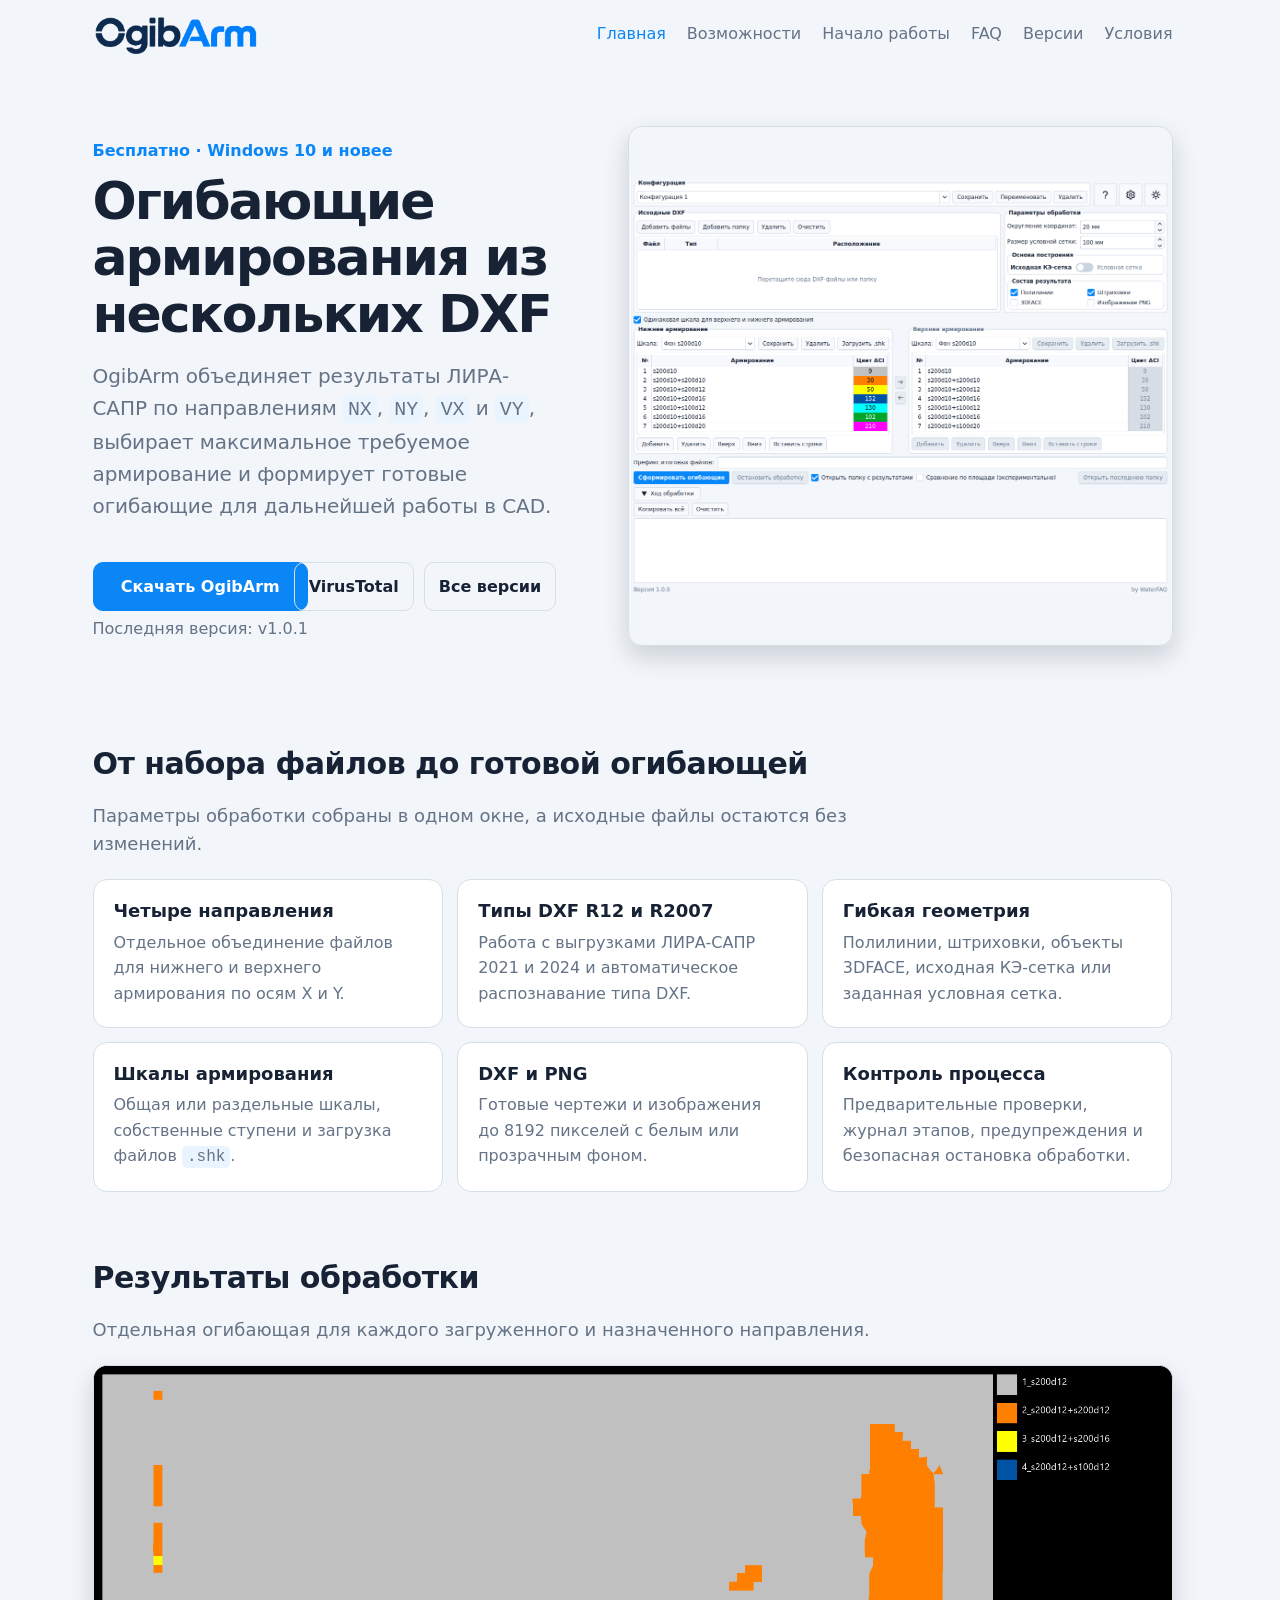
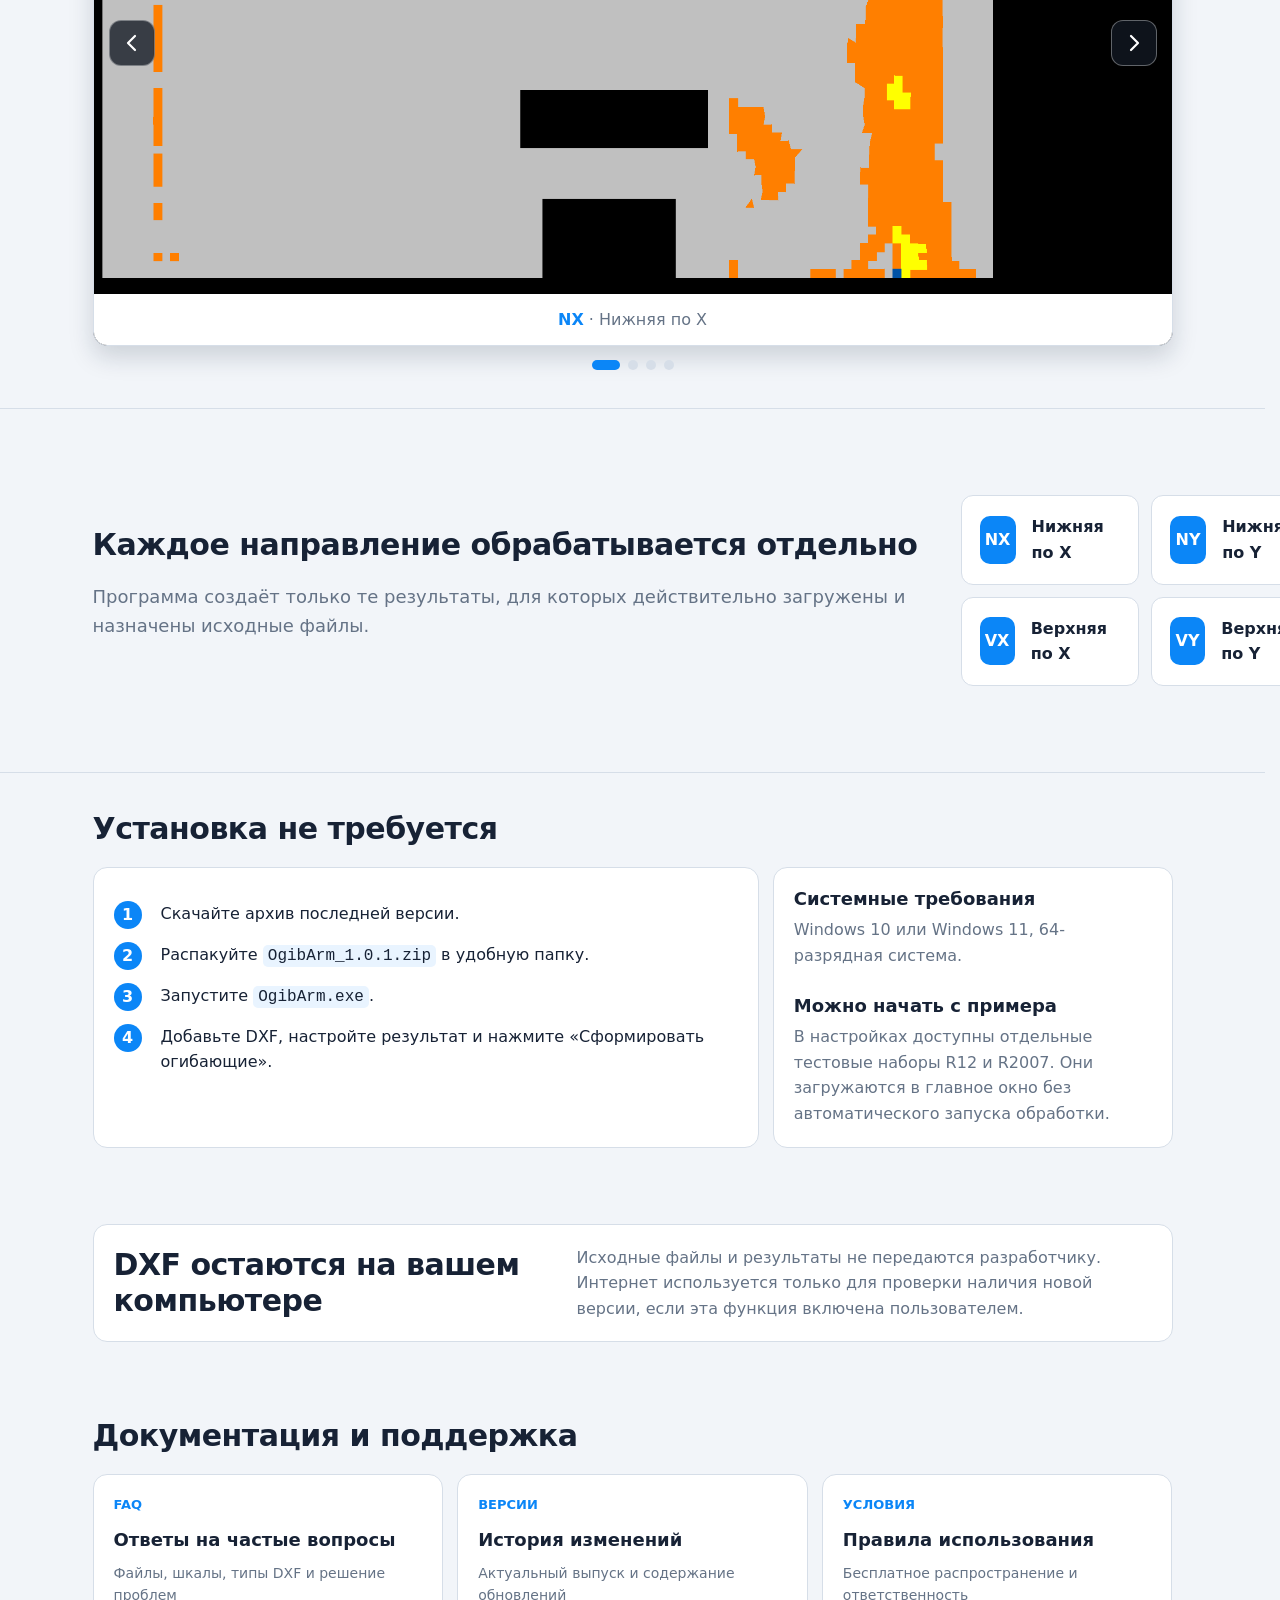
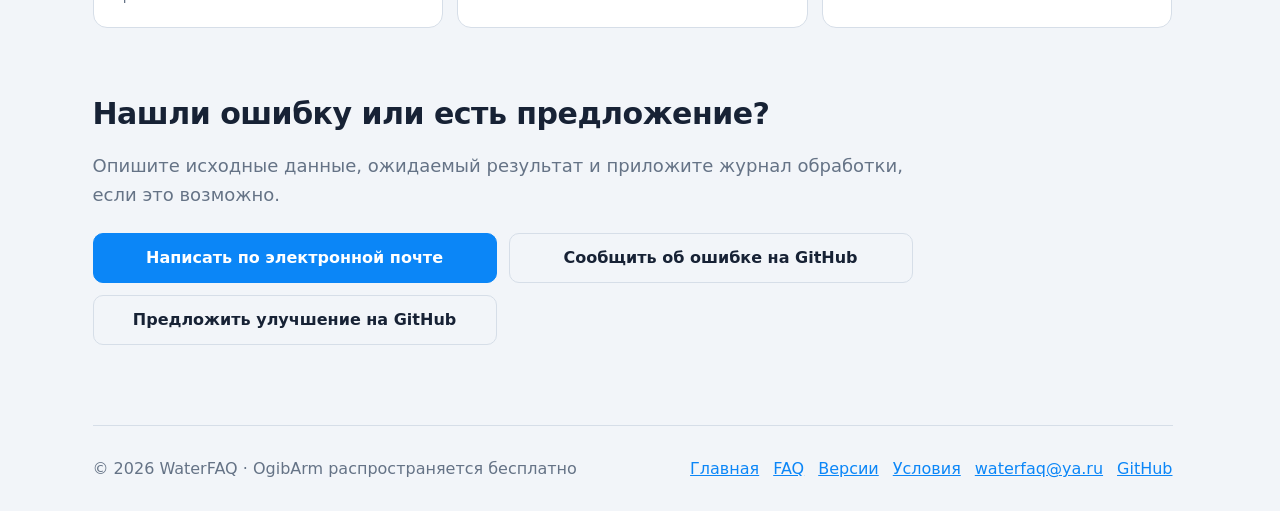
<file: index.html>
<!doctype html>
<html lang="ru">
<head>
  <meta charset="utf-8">
  <meta name="viewport" content="width=device-width,initial-scale=1,viewport-fit=cover">
  <meta name="description" content="OgibArm — бесплатная программа для формирования огибающих армирования по DXF из ЛИРА-САПР.">
  <meta name="theme-color" content="#f2f5f9" media="(prefers-color-scheme: light)">
  <meta name="theme-color" content="#181b20" media="(prefers-color-scheme: dark)">
  <meta property="og:type" content="website">
  <meta property="og:title" content="OgibArm — огибающие армирования из DXF">
  <meta property="og:description" content="Объединение результатов ЛИРА-САПР по направлениям NX, NY, VX и VY с выпуском DXF и PNG.">
  <meta property="og:url" content="https://water-faq.github.io/OgibArm/">
  <meta property="og:image" content="https://water-faq.github.io/OgibArm/assets/images/window-light.png">
  <link rel="icon" type="image/png" href="assets/images/icon.png">
  <link rel="apple-touch-icon" href="assets/images/icon.png">
  <link rel="manifest" href="site.webmanifest">
  <link rel="stylesheet" href="assets/css/styles.css?v=5">
  <title>OgibArm — огибающие армирования из DXF</title>
</head>
<body>
  <header class="site-header">
    <div class="wrap top">
      <a class="logo" href="index.html" aria-label="OgibArm — главная">
        <picture>
          <source media="(prefers-color-scheme: dark)" srcset="assets/images/logo-dark.png">
          <img src="assets/images/logo-light.png" alt="OgibArm" width="2048" height="507">
        </picture>
      </a>
      <button class="menu-toggle" type="button" aria-label="Открыть меню" aria-expanded="false" aria-controls="site-navigation">
        <svg class="icon-menu" viewBox="0 0 24 24" aria-hidden="true"><path d="M4 7h16M4 12h16M4 17h16"/></svg>
        <svg class="icon-close" viewBox="0 0 24 24" aria-hidden="true"><path d="M6 6l12 12M18 6 6 18"/></svg>
      </button>
      <nav id="site-navigation" class="nav" aria-label="Основная навигация">
        <a href="index.html" aria-current="page">Главная</a>
        <a href="#features">Возможности</a>
        <a href="#start">Начало работы</a>
        <a href="faq.html">FAQ</a>
        <a href="changelog.html">Версии</a>
        <a href="terms.html">Условия</a>
      </nav>
    </div>
  </header>

  <main>
    <section class="hero wrap">
      <div class="hero-copy">
        <div class="eyebrow">Бесплатно · Windows 10 и новее</div>
        <h1>Огибающие армирования из нескольких DXF</h1>
        <p class="lead">OgibArm объединяет результаты ЛИРА-САПР по направлениям <code>NX</code>, <code>NY</code>, <code>VX</code> и <code>VY</code>, выбирает максимальное требуемое армирование и формирует готовые огибающие для дальнейшей работы в CAD.</p>
        <div class="hero-actions">
          <div class="download-group">
            <a id="download" class="button" href="https://github.com/Water-FAQ/OgibArm/releases/latest/download/OgibArm_1.0.1.zip">Скачать OgibArm</a>
            <p id="version" class="meta">Последняя версия: v1.0.1</p>
          </div>
          <a class="button secondary virustotal-button" href="https://www.virustotal.com/gui/file/72dc080bedf20c3a67c1513842520b4a98a72514d9efdf43bf440155c34f4171" target="_blank" rel="noopener noreferrer">VirusTotal</a>
          <a class="button secondary" href="changelog.html">Все версии</a>
        </div>
      </div>
      <div class="hero-visual">
        <picture>
          <source media="(prefers-color-scheme: dark)" srcset="assets/images/window-dark.png">
          <img src="assets/images/window-light.png" alt="Главное окно OgibArm" width="1060" height="915">
        </picture>
      </div>
    </section>

    <section id="features" class="wrap section">
      <div class="section-heading">
        <h2>От набора файлов до готовой огибающей</h2>
        <p>Параметры обработки собраны в одном окне, а исходные файлы остаются без изменений.</p>
      </div>
      <div class="feature-grid">
        <article class="card"><h3>Четыре направления</h3><p>Отдельное объединение файлов для нижнего и верхнего армирования по осям X и Y.</p></article>
        <article class="card"><h3>Типы DXF R12 и R2007</h3><p>Работа с выгрузками ЛИРА-САПР 2021 и 2024 и автоматическое распознавание типа DXF.</p></article>
        <article class="card"><h3>Гибкая геометрия</h3><p>Полилинии, штриховки, объекты 3DFACE, исходная КЭ-сетка или заданная условная сетка.</p></article>
        <article class="card"><h3>Шкалы армирования</h3><p>Общая или раздельные шкалы, собственные ступени и загрузка файлов <code>.shk</code>.</p></article>
        <article class="card"><h3>DXF и PNG</h3><p>Готовые чертежи и изображения до 8192 пикселей с белым или прозрачным фоном.</p></article>
        <article class="card"><h3>Контроль процесса</h3><p>Предварительные проверки, журнал этапов, предупреждения и безопасная остановка обработки.</p></article>
      </div>
    </section>

    <section class="wrap section result-showcase" aria-labelledby="result-showcase-title">
      <div class="section-heading">
        <h2 id="result-showcase-title">Результаты обработки</h2>
        <p>Отдельная огибающая для каждого загруженного и назначенного направления.</p>
      </div>
      <div class="carousel" data-carousel aria-roledescription="карусель">
        <div class="carousel-viewport">
          <figure class="carousel-slide is-active" data-carousel-slide><img src="assets/images/result-nx.png" alt="Огибающая нижнего армирования по X" width="2048" height="989"><figcaption><strong>NX</strong> · Нижняя по X</figcaption></figure>
          <figure class="carousel-slide" data-carousel-slide><img src="assets/images/result-ny.png" alt="Огибающая нижнего армирования по Y" width="2048" height="989"><figcaption><strong>NY</strong> · Нижняя по Y</figcaption></figure>
          <figure class="carousel-slide" data-carousel-slide><img src="assets/images/result-vx.png" alt="Огибающая верхнего армирования по X" width="2048" height="989"><figcaption><strong>VX</strong> · Верхняя по X</figcaption></figure>
          <figure class="carousel-slide" data-carousel-slide><img src="assets/images/result-vy.png" alt="Огибающая верхнего армирования по Y" width="2048" height="989"><figcaption><strong>VY</strong> · Верхняя по Y</figcaption></figure>
        </div>
        <button class="carousel-arrow previous" type="button" aria-label="Предыдущий результат" data-carousel-previous><svg viewBox="0 0 24 24"><path d="m15 5-7 7 7 7"/></svg></button>
        <button class="carousel-arrow next" type="button" aria-label="Следующий результат" data-carousel-next><svg viewBox="0 0 24 24"><path d="m9 5 7 7-7 7"/></svg></button>
        <div class="carousel-dots" aria-label="Выбор результата">
          <button class="is-active" type="button" aria-label="Показать NX" aria-current="true" data-carousel-dot="0"></button>
          <button type="button" aria-label="Показать NY" aria-current="false" data-carousel-dot="1"></button>
          <button type="button" aria-label="Показать VX" aria-current="false" data-carousel-dot="2"></button>
          <button type="button" aria-label="Показать VY" aria-current="false" data-carousel-dot="3"></button>
        </div>
      </div>
    </section>

    <section class="band">
      <div class="wrap direction-layout">
        <div class="section-heading compact">
          <h2>Каждое направление обрабатывается отдельно</h2>
          <p>Программа создаёт только те результаты, для которых действительно загружены и назначены исходные файлы.</p>
        </div>
        <div class="direction-grid" aria-label="Обозначения направлений">
          <div><strong>NX</strong><span>Нижняя по X</span></div>
          <div><strong>NY</strong><span>Нижняя по Y</span></div>
          <div><strong>VX</strong><span>Верхняя по X</span></div>
          <div><strong>VY</strong><span>Верхняя по Y</span></div>
        </div>
      </div>
    </section>

    <section id="start" class="wrap section">
      <div class="section-heading">
        <h2>Установка не требуется</h2>
      </div>
      <div class="start-grid">
        <div class="card steps">
          <div class="step"><strong>1</strong><span>Скачайте архив последней версии.</span></div>
          <div class="step"><strong>2</strong><span>Распакуйте <code>OgibArm_1.0.1.zip</code> в удобную папку.</span></div>
          <div class="step"><strong>3</strong><span>Запустите <code>OgibArm.exe</code>.</span></div>
          <div class="step"><strong>4</strong><span>Добавьте DXF, настройте результат и нажмите «Сформировать огибающие».</span></div>
        </div>
        <aside class="card requirements">
          <h3>Системные требования</h3>
          <p>Windows 10 или Windows 11, 64-разрядная система.</p>
          <h3>Можно начать с примера</h3>
          <p>В настройках доступны отдельные тестовые наборы R12 и R2007. Они загружаются в главное окно без автоматического запуска обработки.</p>
        </aside>
      </div>
    </section>

    <section id="privacy" class="wrap section slim">
      <div class="privacy-card">
        <div>
          <h2>DXF остаются на вашем компьютере</h2>
        </div>
        <p>Исходные файлы и результаты не передаются разработчику. Интернет используется только для проверки наличия новой версии, если эта функция включена пользователем.</p>
      </div>
    </section>

    <section class="wrap section">
      <div class="section-heading">
        <h2>Документация и поддержка</h2>
      </div>
      <div class="link-grid">
        <a class="link-card" href="faq.html"><span>FAQ</span><strong>Ответы на частые вопросы</strong><small>Файлы, шкалы, типы DXF и решение проблем</small></a>
        <a class="link-card" href="changelog.html"><span>Версии</span><strong>История изменений</strong><small>Актуальный выпуск и содержание обновлений</small></a>
        <a class="link-card" href="terms.html"><span>Условия</span><strong>Правила использования</strong><small>Бесплатное распространение и ответственность</small></a>
      </div>
    </section>

    <section id="feedback" class="wrap section feedback">
      <div class="section-heading compact">
        <h2>Нашли ошибку или есть предложение?</h2>
        <p>Опишите исходные данные, ожидаемый результат и приложите журнал обработки, если это возможно.</p>
      </div>
      <div class="feedback-actions">
        <a class="button" href="mailto:waterfaq@ya.ru">Написать по электронной почте</a>
        <a class="button secondary" href="https://github.com/Water-FAQ/OgibArm/issues/new?template=bug_report.yml">Сообщить об ошибке на GitHub</a>
        <a class="button secondary" href="https://github.com/Water-FAQ/OgibArm/issues/new?template=feature_request.yml">Предложить улучшение на GitHub</a>
      </div>
    </section>
  </main>

  <footer class="wrap">
    <span>© 2026 WaterFAQ · OgibArm распространяется бесплатно</span>
    <nav aria-label="Навигация в подвале"><a href="index.html">Главная</a><a href="faq.html">FAQ</a><a href="changelog.html">Версии</a><a href="terms.html">Условия</a><a href="mailto:waterfaq@ya.ru">waterfaq@ya.ru</a><a href="https://github.com/Water-FAQ/OgibArm">GitHub</a></nav>
  </footer>
  <button class="back-to-top" type="button" aria-label="Наверх" title="Наверх" aria-hidden="true"><svg viewBox="0 0 24 24" aria-hidden="true"><path d="m5 11 7-7 7 7M12 4v16"/></svg></button>
  <script src="assets/js/site.js?v=3"></script>
</body>
</html>
</file>
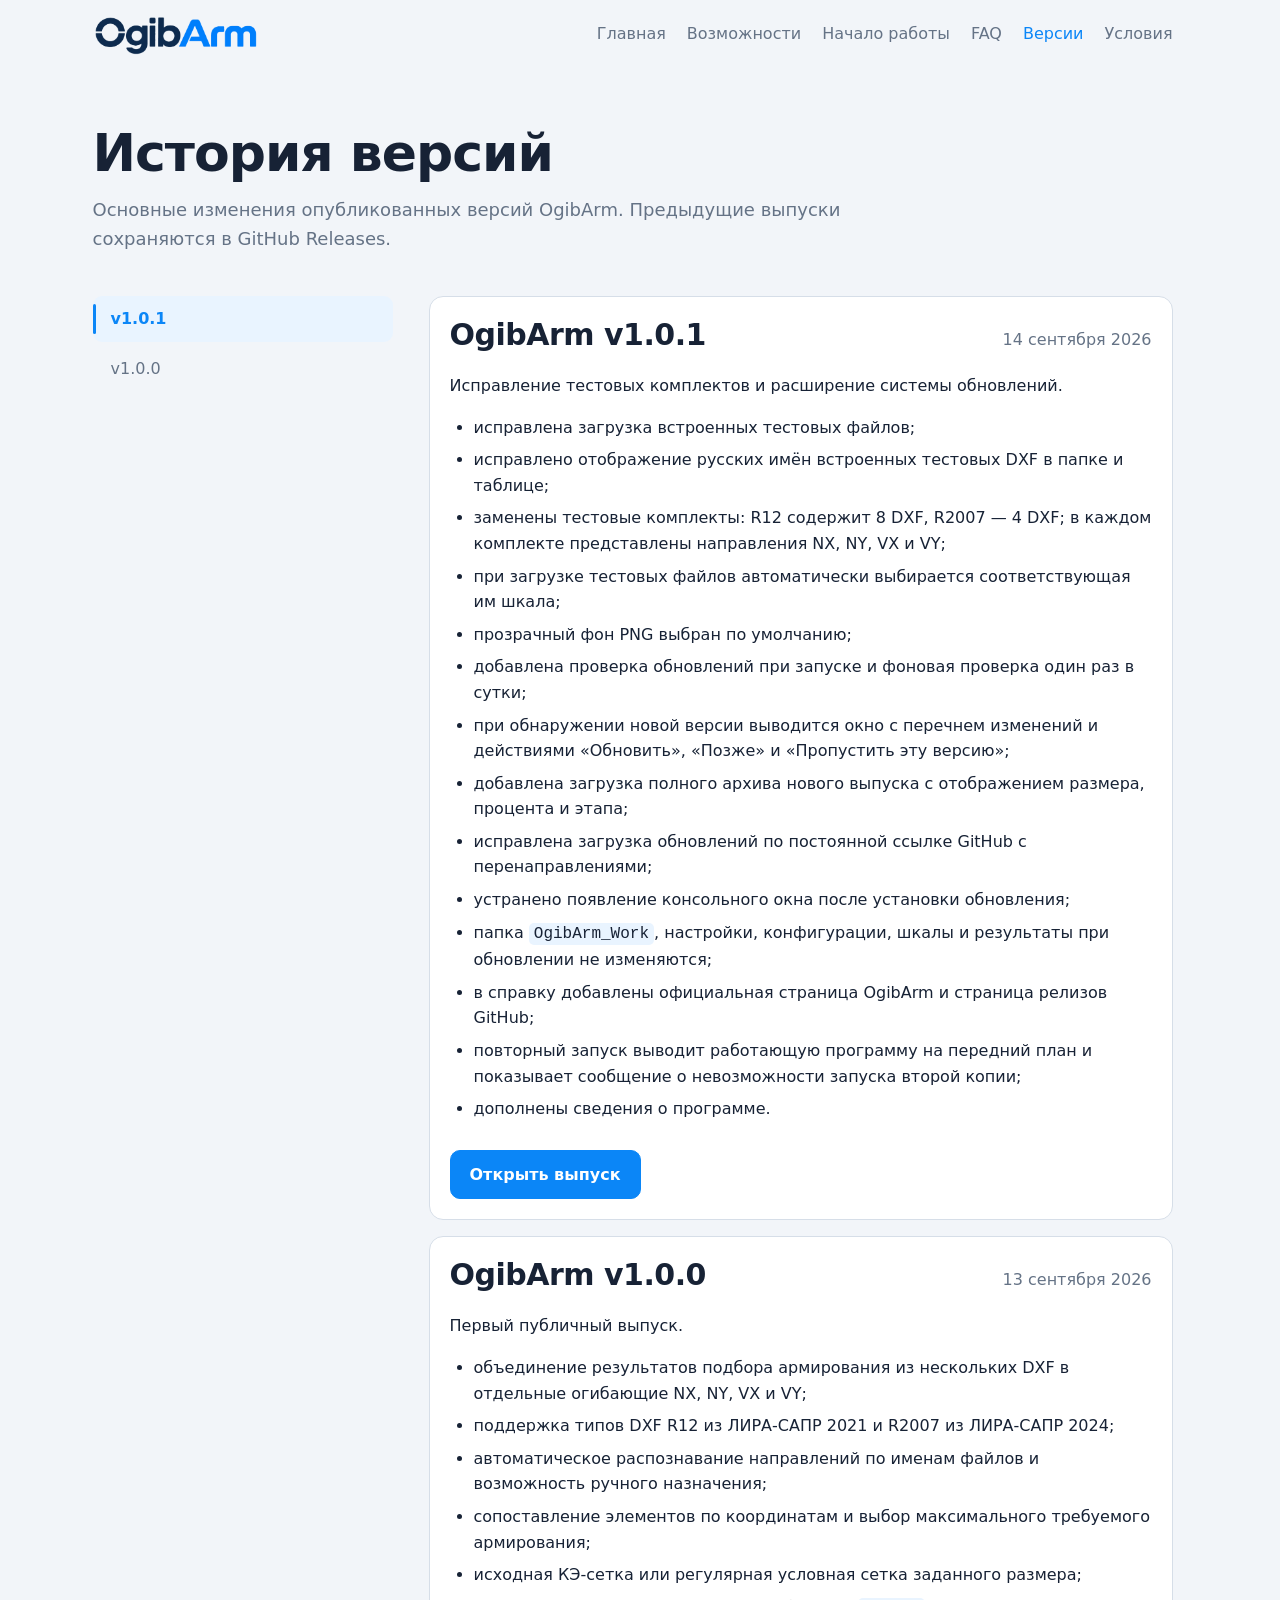
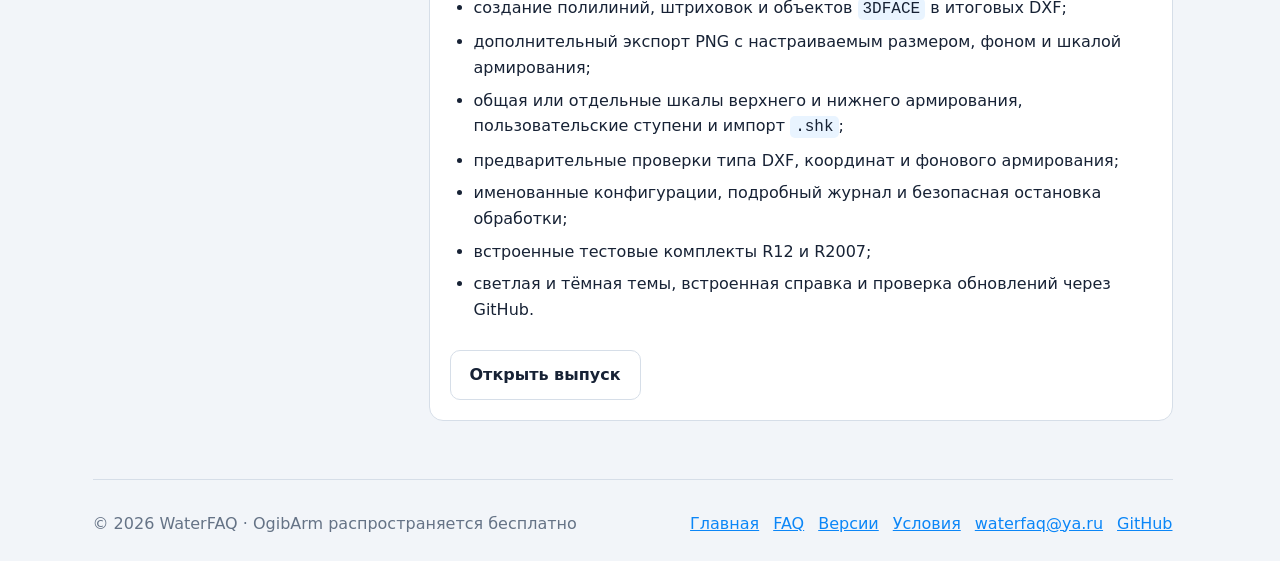
<file: changelog.html>
<!doctype html>
<html lang="ru">
<head>
  <meta charset="utf-8">
  <meta name="viewport" content="width=device-width,initial-scale=1,viewport-fit=cover">
  <meta name="description" content="История версий OgibArm.">
  <meta name="theme-color" content="#f2f5f9" media="(prefers-color-scheme: light)">
  <meta name="theme-color" content="#181b20" media="(prefers-color-scheme: dark)">
  <link rel="icon" type="image/png" href="assets/images/icon.png">
  <link rel="stylesheet" href="assets/css/styles.css?v=5">
  <title>История версий — OgibArm</title>
</head>
<body>
  <header class="site-header"><div class="wrap top"><a class="logo" href="index.html" aria-label="OgibArm — главная"><picture><source media="(prefers-color-scheme: dark)" srcset="assets/images/logo-dark.png"><img src="assets/images/logo-light.png" alt="OgibArm" width="2048" height="507"></picture></a><button class="menu-toggle" type="button" aria-label="Открыть меню" aria-expanded="false" aria-controls="site-navigation"><svg class="icon-menu" viewBox="0 0 24 24"><path d="M4 7h16M4 12h16M4 17h16"/></svg><svg class="icon-close" viewBox="0 0 24 24"><path d="M6 6l12 12M18 6 6 18"/></svg></button><nav id="site-navigation" class="nav" aria-label="Основная навигация"><a href="index.html">Главная</a><a href="index.html#features">Возможности</a><a href="index.html#start">Начало работы</a><a href="faq.html">FAQ</a><a href="changelog.html" aria-current="page">Версии</a><a href="terms.html">Условия</a></nav></div></header>
  <main class="wrap content">
    <div class="page-head"><h1>История версий</h1><p>Основные изменения опубликованных версий OgibArm. Предыдущие выпуски сохраняются в GitHub Releases.</p></div>
    <div class="version-layout">
      <aside class="version-sidebar" aria-label="Версии OgibArm"><nav class="version-toc" data-scroll-nav><a href="#version-1-0-1" class="is-active">v1.0.1</a><a href="#version-1-0-0">v1.0.0</a></nav></aside>
      <div class="release-list">
        <article class="release" id="version-1-0-1" data-scroll-section>
          <div class="release-head"><h2>OgibArm v1.0.1</h2><time datetime="2026-09-14">14 сентября 2026</time></div>
          <p>Исправление тестовых комплектов и расширение системы обновлений.</p>
          <ul>
            <li>исправлена загрузка встроенных тестовых файлов;</li>
            <li>исправлено отображение русских имён встроенных тестовых DXF в папке и таблице;</li>
            <li>заменены тестовые комплекты: R12 содержит 8 DXF, R2007 — 4 DXF; в каждом комплекте представлены направления NX, NY, VX и VY;</li>
            <li>при загрузке тестовых файлов автоматически выбирается соответствующая им шкала;</li>
            <li>прозрачный фон PNG выбран по умолчанию;</li>
            <li>добавлена проверка обновлений при запуске и фоновая проверка один раз в сутки;</li>
            <li>при обнаружении новой версии выводится окно с перечнем изменений и действиями «Обновить», «Позже» и «Пропустить эту версию»;</li>
            <li>добавлена загрузка полного архива нового выпуска с отображением размера, процента и этапа;</li>
            <li>исправлена загрузка обновлений по постоянной ссылке GitHub с перенаправлениями;</li>
            <li>устранено появление консольного окна после установки обновления;</li>
            <li>папка <code>OgibArm_Work</code>, настройки, конфигурации, шкалы и результаты при обновлении не изменяются;</li>
            <li>в справку добавлены официальная страница OgibArm и страница релизов GitHub;</li>
            <li>повторный запуск выводит работающую программу на передний план и показывает сообщение о невозможности запуска второй копии;</li>
            <li>дополнены сведения о программе.</li>
          </ul>
          <div class="actions"><a class="button" href="https://github.com/Water-FAQ/OgibArm/releases/tag/v1.0.1">Открыть выпуск</a></div>
        </article>
        <article class="release" id="version-1-0-0" data-scroll-section>
          <div class="release-head"><h2>OgibArm v1.0.0</h2><time datetime="2026-09-13">13 сентября 2026</time></div>
          <p>Первый публичный выпуск.</p>
          <ul>
            <li>объединение результатов подбора армирования из нескольких DXF в отдельные огибающие NX, NY, VX и VY;</li>
            <li>поддержка типов DXF R12 из ЛИРА-САПР 2021 и R2007 из ЛИРА-САПР 2024;</li>
            <li>автоматическое распознавание направлений по именам файлов и возможность ручного назначения;</li>
            <li>сопоставление элементов по координатам и выбор максимального требуемого армирования;</li>
            <li>исходная КЭ-сетка или регулярная условная сетка заданного размера;</li>
            <li>создание полилиний, штриховок и объектов <code>3DFACE</code> в итоговых DXF;</li>
            <li>дополнительный экспорт PNG с настраиваемым размером, фоном и шкалой армирования;</li>
            <li>общая или отдельные шкалы верхнего и нижнего армирования, пользовательские ступени и импорт <code>.shk</code>;</li>
            <li>предварительные проверки типа DXF, координат и фонового армирования;</li>
            <li>именованные конфигурации, подробный журнал и безопасная остановка обработки;</li>
            <li>встроенные тестовые комплекты R12 и R2007;</li>
            <li>светлая и тёмная темы, встроенная справка и проверка обновлений через GitHub.</li>
          </ul>
          <div class="actions"><a class="button secondary" href="https://github.com/Water-FAQ/OgibArm/releases/tag/v1.0.0">Открыть выпуск</a></div>
        </article>
      </div>
    </div>
  </main>
  <div class="mobile-toc" data-mobile-toc>
    <button class="mobile-toc-toggle" type="button" aria-label="Открыть список версий" aria-expanded="false" aria-controls="version-mobile-toc" data-open-label="Открыть список версий" data-close-label="Закрыть список версий" data-toc-toggle><svg class="icon-list" viewBox="0 0 24 24"><path d="M9 6h11M9 12h11M9 18h11M4 6h.01M4 12h.01M4 18h.01"/></svg><svg class="icon-close" viewBox="0 0 24 24"><path d="M6 6l12 12M18 6 6 18"/></svg></button>
    <nav class="mobile-toc-panel" id="version-mobile-toc" aria-label="Версии OgibArm" aria-hidden="true" data-toc-panel data-scroll-nav><a href="#version-1-0-1" class="is-active">v1.0.1</a><a href="#version-1-0-0">v1.0.0</a></nav>
  </div>
  <footer class="wrap"><span>© 2026 WaterFAQ · OgibArm распространяется бесплатно</span><nav><a href="index.html">Главная</a><a href="faq.html">FAQ</a><a href="changelog.html">Версии</a><a href="terms.html">Условия</a><a href="mailto:waterfaq@ya.ru">waterfaq@ya.ru</a><a href="https://github.com/Water-FAQ/OgibArm">GitHub</a></nav></footer>
  <button class="back-to-top" type="button" aria-label="Наверх" title="Наверх" aria-hidden="true"><svg viewBox="0 0 24 24"><path d="m5 11 7-7 7 7M12 4v16"/></svg></button>
  <script src="assets/js/site.js?v=3"></script>
</body>
</html>
</file>
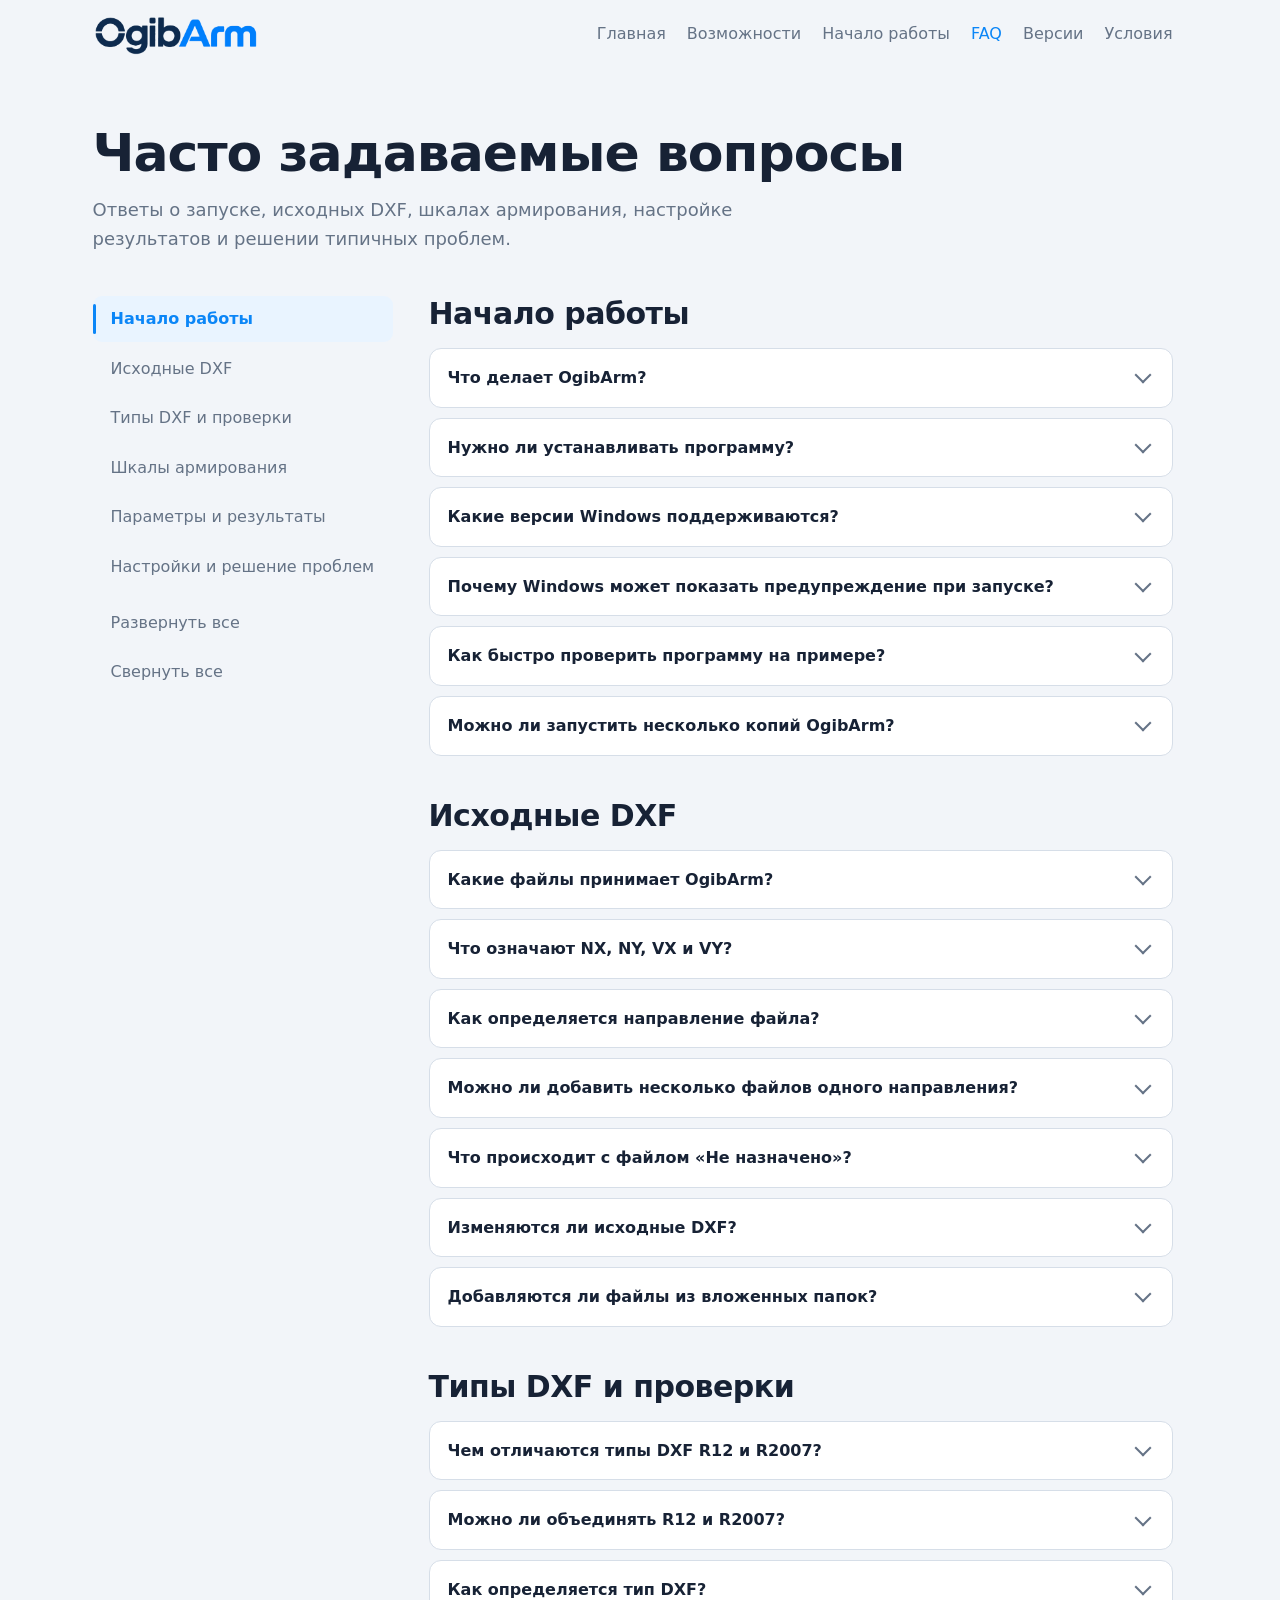
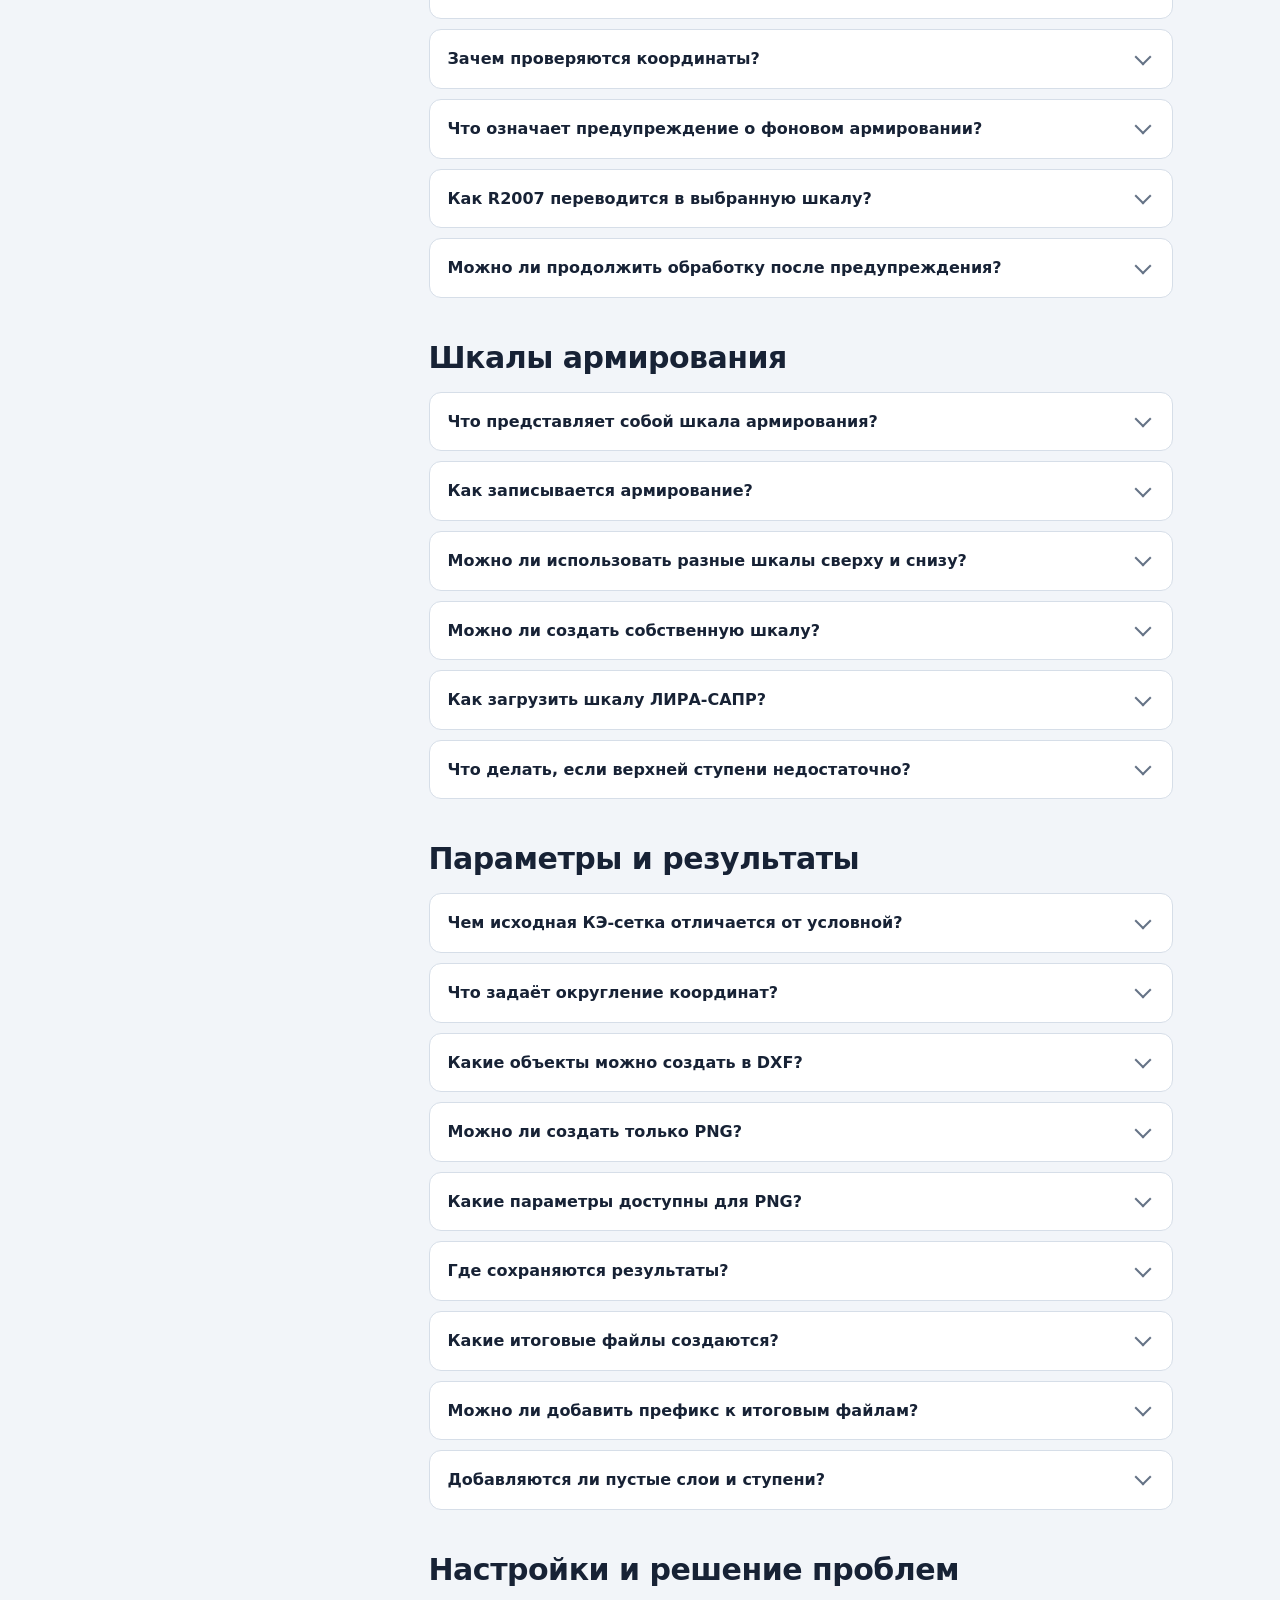
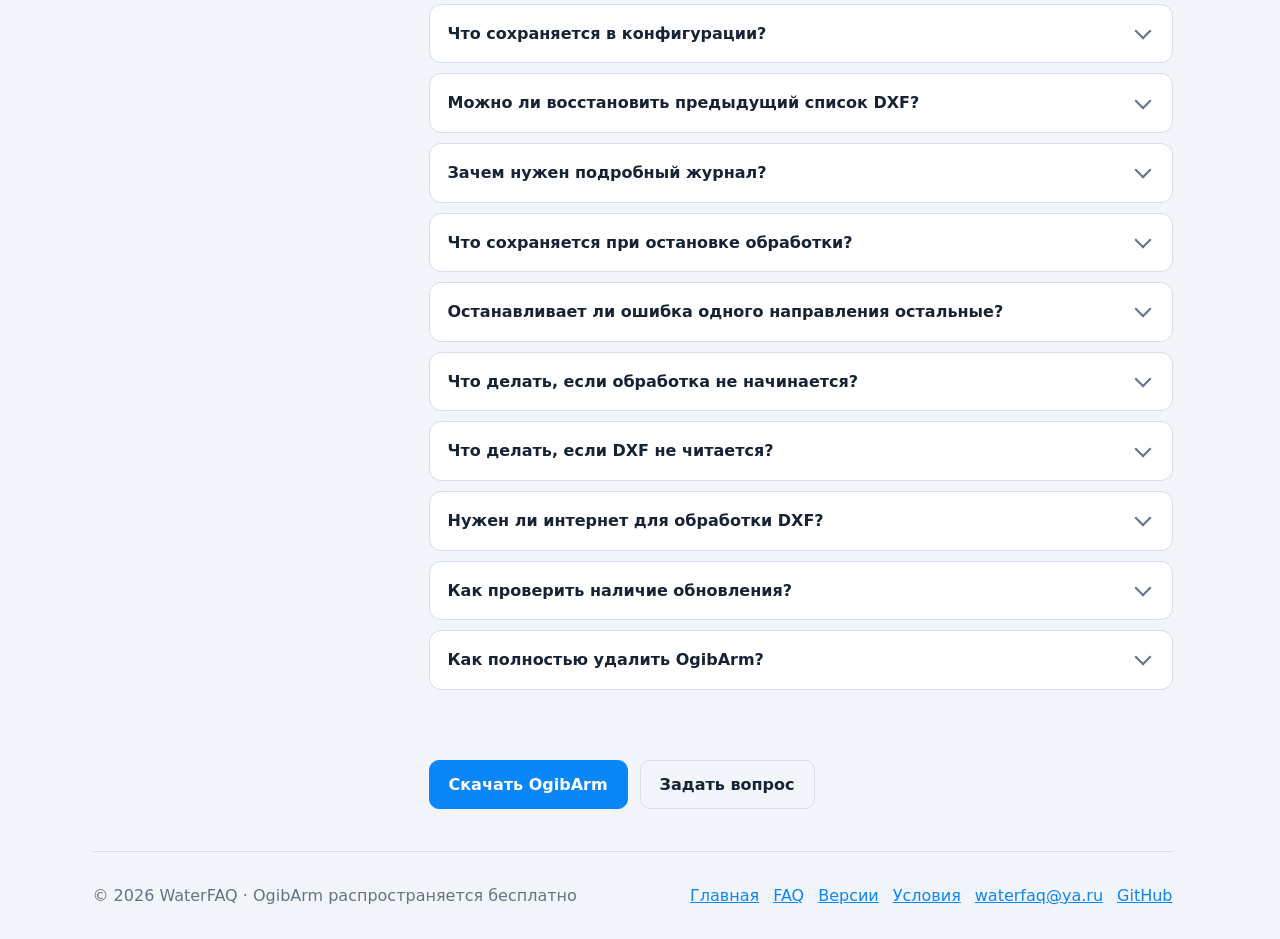
<file: faq.html>
<!doctype html>
<html lang="ru">
<head>
  <meta charset="utf-8">
  <meta name="viewport" content="width=device-width,initial-scale=1,viewport-fit=cover">
  <meta name="description" content="Ответы на часто задаваемые вопросы об OgibArm.">
  <meta name="theme-color" content="#f2f5f9" media="(prefers-color-scheme: light)">
  <meta name="theme-color" content="#181b20" media="(prefers-color-scheme: dark)">
  <link rel="icon" type="image/png" href="assets/images/icon.png">
  <link rel="stylesheet" href="assets/css/styles.css?v=5">
  <title>FAQ — OgibArm</title>
</head>
<body>
  <header class="site-header"><div class="wrap top"><a class="logo" href="index.html" aria-label="OgibArm — главная"><picture><source media="(prefers-color-scheme: dark)" srcset="assets/images/logo-dark.png"><img src="assets/images/logo-light.png" alt="OgibArm" width="2048" height="507"></picture></a><button class="menu-toggle" type="button" aria-label="Открыть меню" aria-expanded="false" aria-controls="site-navigation"><svg class="icon-menu" viewBox="0 0 24 24"><path d="M4 7h16M4 12h16M4 17h16"/></svg><svg class="icon-close" viewBox="0 0 24 24"><path d="M6 6l12 12M18 6 6 18"/></svg></button><nav id="site-navigation" class="nav" aria-label="Основная навигация"><a href="index.html">Главная</a><a href="index.html#features">Возможности</a><a href="index.html#start">Начало работы</a><a href="faq.html" aria-current="page">FAQ</a><a href="changelog.html">Версии</a><a href="terms.html">Условия</a></nav></div></header>

  <main class="wrap content">
    <div class="page-head"><h1>Часто задаваемые вопросы</h1><p>Ответы о запуске, исходных DXF, шкалах армирования, настройке результатов и решении типичных проблем.</p></div>
    <div class="faq-layout">
      <aside class="faq-sidebar" aria-label="Разделы FAQ">
        <nav class="faq-toc" data-scroll-nav>
          <a href="#faq-start" class="is-active">Начало работы</a>
          <a href="#faq-files">Исходные DXF</a>
          <a href="#faq-types">Типы DXF и проверки</a>
          <a href="#faq-scales">Шкалы армирования</a>
          <a href="#faq-results">Параметры и результаты</a>
          <a href="#faq-support">Настройки и решение проблем</a>
        </nav>
        <div class="faq-controls" aria-label="Управление вопросами FAQ"><button type="button" data-faq-expand-all>Развернуть все</button><button type="button" data-faq-collapse-all>Свернуть все</button></div>
      </aside>

      <div class="faq-groups">
        <section class="faq-group" id="faq-start" data-scroll-section>
          <h2>Начало работы</h2>
          <div class="faq-list">
            <details><summary>Что делает OgibArm?</summary><div class="faq-answer"><p>OgibArm объединяет экспортированные из ЛИРА-САПР мозаики армирования и формирует отдельные огибающие для направлений NX, NY, VX и VY. Для совпадающих элементов выбирается максимальное требуемое армирование.</p></div></details>
            <details><summary>Нужно ли устанавливать программу?</summary><div class="faq-answer"><p>Нет. Скачайте ZIP, полностью распакуйте его в доступную для записи папку и запустите <code>OgibArm.exe</code>. Запуск непосредственно из архива не рекомендуется.</p></div></details>
            <details><summary>Какие версии Windows поддерживаются?</summary><div class="faq-answer"><p>Программа предназначена для 64-разрядных Windows 10 и Windows 11.</p></div></details>
            <details><summary>Почему Windows может показать предупреждение при запуске?</summary><div class="faq-answer"><p>У программы нет платной цифровой подписи, поэтому SmartScreen может предупредить о неизвестном издателе. Скачивайте OgibArm только со страницы проекта или из официального выпуска GitHub.</p></div></details>
            <details><summary>Как быстро проверить программу на примере?</summary><div class="faq-answer"><p>Откройте настройки, вкладку «Шкалы и тест», и загрузите комплект R12 для ЛИРА-САПР 2021 либо R2007 для ЛИРА-САПР 2024. Файлы появятся в главном окне, но обработка начнётся только после нажатия «Сформировать огибающие».</p></div></details>
            <details><summary>Можно ли запустить несколько копий OgibArm?</summary><div class="faq-answer"><p>Нет. Для текущего пользователя Windows работает только один экземпляр программы. Повторный запуск выводит уже открытое окно на передний план.</p></div></details>
          </div>
        </section>

        <section class="faq-group" id="faq-files" data-scroll-section>
          <h2>Исходные DXF</h2>
          <div class="faq-list">
            <details><summary>Какие файлы принимает OgibArm?</summary><div class="faq-answer"><p>Программа принимает DXF с экспортированной мозаикой армирования в структурах R12 и R2007. Посторонние файлы при добавлении папки или перетаскивании пропускаются.</p></div></details>
            <details><summary>Что означают NX, NY, VX и VY?</summary><div class="faq-answer"><p><code>NX</code> — нижняя по X, <code>NY</code> — нижняя по Y, <code>VX</code> — верхняя по X, <code>VY</code> — верхняя по Y.</p></div></details>
            <details><summary>Как определяется направление файла?</summary><div class="faq-answer"><p>Направление распознаётся по префиксу в начале имени без учёта регистра. Если префикса нет или назначение нужно изменить, выберите направление вручную в столбце «Тип».</p></div></details>
            <details><summary>Можно ли добавить несколько файлов одного направления?</summary><div class="faq-answer"><p>Да. Все назначенные одному направлению файлы объединяются в одну огибающую.</p></div></details>
            <details><summary>Что происходит с файлом «Не назначено»?</summary><div class="faq-answer"><p>Он сохраняется среди рабочих копий и проверяется, но не участвует в формировании огибающих. Перед запуском программа предупредит о таких файлах.</p></div></details>
            <details><summary>Изменяются ли исходные DXF?</summary><div class="faq-answer"><p>Нет. OgibArm создаёт рабочие копии в отдельной папке запуска. Назначенный префикс применяется только к копии.</p></div></details>
            <details><summary>Добавляются ли файлы из вложенных папок?</summary><div class="faq-answer"><p>Нет. Команда «Добавить папку» и перетаскивание каталога добавляют только DXF, находящиеся непосредственно в выбранной папке.</p></div></details>
          </div>
        </section>

        <section class="faq-group" id="faq-types" data-scroll-section>
          <h2>Типы DXF и проверки</h2>
          <div class="faq-list">
            <details><summary>Чем отличаются типы DXF R12 и R2007?</summary><div class="faq-answer"><p>R12 соответствует структуре экспорта ЛИРА-САПР 2021: геометрия и ступени находятся в KLEENKA и задаются цветами ACI. R2007 соответствует структуре ЛИРА-САПР 2024 с отдельными слоями геометрии, номеров элементов, точных значений и палитры.</p></div></details>
            <details><summary>Можно ли объединять R12 и R2007?</summary><div class="faq-answer"><p>Внутри одного направления все файлы должны иметь одинаковый тип DXF. Разные направления в одном запуске могут использовать разные типы.</p></div></details>
            <details><summary>Как определяется тип DXF?</summary><div class="faq-answer"><p>Тип определяется по фактической структуре и содержимому файла, а не по его названию. Результат записывается в журнал.</p></div></details>
            <details><summary>Зачем проверяются координаты?</summary><div class="faq-answer"><p>Сравнение координат помогает обнаружить случайно добавленный файл другого этажа, секции или расчётной схемы. При намеренном объединении соседних частей можно подтвердить продолжение.</p></div></details>
            <details><summary>Что означает предупреждение о фоновом армировании?</summary><div class="faq-answer"><p>OgibArm сравнивает площадь первой строки выбранной шкалы с исходной первой ступенью DXF. Для R12 несовпадение может привести к неверному толкованию цветов; R2007 перестраивается по точным числовым значениям.</p></div></details>
            <details><summary>Как R2007 переводится в выбранную шкалу?</summary><div class="faq-answer"><p>Берётся максимальное числовое требование и назначается первая ступень, которая полностью его покрывает. Если диапазона шкалы недостаточно, направление не формируется, а причина записывается в журнал.</p></div></details>
            <details><summary>Можно ли продолжить обработку после предупреждения?</summary><div class="faq-answer"><p>Да, если расхождение ожидаемо. Решение пользователя и результаты предварительных проверок сохраняются в журнале.</p></div></details>
          </div>
        </section>

        <section class="faq-group" id="faq-scales" data-scroll-section>
          <h2>Шкалы армирования</h2>
          <div class="faq-list">
            <details><summary>Что представляет собой шкала армирования?</summary><div class="faq-answer"><p>Каждая строка связывает обозначение армирования с цветом AutoCAD ACI. Порядок строк задаёт последовательность ступеней от меньшей к большей.</p></div></details>
            <details><summary>Как записывается армирование?</summary><div class="faq-answer"><p>Основная запись имеет вид <code>s[шаг]d[диаметр]</code>. Например, <code>s200d10</code> означает Ø10 с шагом 200 мм, а знак <code>+</code> добавляет вторую сетку в той же ступени.</p></div></details>
            <details><summary>Можно ли использовать разные шкалы сверху и снизу?</summary><div class="faq-answer"><p>Да. Снимите флажок общей шкалы, чтобы независимо выбрать и редактировать шкалы нижнего и верхнего армирования.</p></div></details>
            <details><summary>Можно ли создать собственную шкалу?</summary><div class="faq-answer"><p>Да. Строки можно добавлять, удалять, переставлять, вставлять из буфера и сохранять под отдельным именем. Цвет выбирается из палитры ACI.</p></div></details>
            <details><summary>Как загрузить шкалу ЛИРА-САПР?</summary><div class="faq-answer"><p>Нажмите «Загрузить .shk» либо перетащите файл <code>.shk</code> в нужную таблицу. Обозначения и цвета будут импортированы.</p></div></details>
            <details><summary>Что делать, если верхней ступени недостаточно?</summary><div class="faq-answer"><p>Добавьте ступень, покрывающую максимальную потребность, и повторите обработку. Необходимые значения указаны в журнале.</p></div></details>
          </div>
        </section>

        <section class="faq-group" id="faq-results" data-scroll-section>
          <h2>Параметры и результаты</h2>
          <div class="faq-list">
            <details><summary>Чем исходная КЭ-сетка отличается от условной?</summary><div class="faq-answer"><p>Исходная КЭ-сетка сохраняет геометрию элементов DXF. Условная сетка создаёт регулярные ячейки заданного размера и назначает ступень по области, в которую попадает центр ячейки.</p></div></details>
            <details><summary>Что задаёт округление координат?</summary><div class="faq-answer"><p>Параметр задаёт шаг приведения координат в миллиметрах и используется при сопоставлении геометрии разных файлов.</p></div></details>
            <details><summary>Какие объекты можно создать в DXF?</summary><div class="faq-answer"><p>Доступны полилинии, штриховки и объекты <code>3DFACE</code>. Можно выбрать любое сочетание, но хотя бы один из вариантов обязателен.</p></div></details>
            <details><summary>Можно ли создать только PNG?</summary><div class="faq-answer"><p>Нет. PNG является дополнительным представлением огибающей. Вместе с ним должны быть выбраны полилинии, штриховки или <code>3DFACE</code>.</p></div></details>
            <details><summary>Какие параметры доступны для PNG?</summary><div class="faq-answer"><p>Длина большей стороны 2048, 4096 или 8192 пикселей, белый либо прозрачный фон и отображение шкалы армирования.</p></div></details>
            <details><summary>Где сохраняются результаты?</summary><div class="faq-answer"><p>Для каждого запуска создаётся отдельная папка внутри <code>OgibArm_Work</code> с рабочими копиями, итоговыми DXF и журналом.</p></div></details>
            <details><summary>Какие итоговые файлы создаются?</summary><div class="faq-answer"><p>От одного до четырёх DXF — только для загруженных и назначенных направлений. При включённом PNG рядом появляется одноимённое изображение.</p></div></details>
            <details><summary>Можно ли добавить префикс к итоговым файлам?</summary><div class="faq-answer"><p>Да. Значение поля «Префикс итоговых файлов» добавляется перед стандартным названием каждой огибающей.</p></div></details>
            <details><summary>Добавляются ли пустые слои и ступени?</summary><div class="faq-answer"><p>Нет. В итоговый DXF и легенду включаются только фактически использованные ступени.</p></div></details>
          </div>
        </section>

        <section class="faq-group" id="faq-support" data-scroll-section>
          <h2>Настройки и решение проблем</h2>
          <div class="faq-list">
            <details><summary>Что сохраняется в конфигурации?</summary><div class="faq-answer"><p>Шкалы, основа построения, числовые параметры, состав результата, параметры PNG, префикс и открытие папки. Список исходных файлов и общие настройки интерфейса не входят.</p></div></details>
            <details><summary>Можно ли восстановить предыдущий список DXF?</summary><div class="faq-answer"><p>Да. Это поведение включается в основных настройках. При следующем запуске программа добавит ранее использованные файлы, если они доступны.</p></div></details>
            <details><summary>Зачем нужен подробный журнал?</summary><div class="faq-answer"><p>Он фиксирует параметры, состав групп, количество элементов, используемые ступени, размеры файлов и длительность этапов. Для обычной работы можно выбрать краткий режим.</p></div></details>
            <details><summary>Что сохраняется при остановке обработки?</summary><div class="faq-answer"><p>Рабочие копии, журнал и уже сформированные результаты. Незавершённый временный DXF в итоговую папку не переносится.</p></div></details>
            <details><summary>Останавливает ли ошибка одного направления остальные?</summary><div class="faq-answer"><p>Не всегда. Направления обрабатываются независимо, поэтому программа по возможности продолжит работу с остальными.</p></div></details>
            <details><summary>Что делать, если обработка не начинается?</summary><div class="faq-answer"><p>Назначьте хотя бы одному файлу NX, NY, VX или VY и выберите полилинии, штриховки либо <code>3DFACE</code>. Затем проверьте сообщения и журнал.</p></div></details>
            <details><summary>Что делать, если DXF не читается?</summary><div class="faq-answer"><p>Убедитесь, что файл экспортирован как мозаика армирования поддерживаемой структуры R12 или R2007. Подробности об отсутствующих слоях или геометрии будут записаны в журнал.</p></div></details>
            <details><summary>Нужен ли интернет для обработки DXF?</summary><div class="faq-answer"><p>Нет. Подключение используется только для проверки новой версии, если автоматическая проверка включена или нажата кнопка «Проверить сейчас».</p></div></details>
            <details><summary>Как проверить наличие обновления?</summary><div class="faq-answer"><p>Нажмите на номер версии в левом нижнем углу главного окна. В открывшемся окне можно запустить проверку и настроить её автоматическое выполнение.</p></div></details>
            <details><summary>Как полностью удалить OgibArm?</summary><div class="faq-answer"><p>Закройте программу и удалите папку с <code>OgibArm.exe</code>. Папку <code>OgibArm_Work</code> удаляйте отдельно после сохранения нужных результатов, шкал и конфигураций.</p></div></details>
          </div>
        </section>
        <div class="page-actions"><a class="button" href="https://github.com/Water-FAQ/OgibArm/releases/latest/download/OgibArm_1.0.1.zip">Скачать OgibArm</a><a class="button secondary" href="mailto:waterfaq@ya.ru">Задать вопрос</a></div>
      </div>
    </div>
  </main>

  <div class="mobile-toc" data-mobile-toc>
    <button class="mobile-toc-toggle" type="button" aria-label="Открыть разделы FAQ" aria-expanded="false" aria-controls="faq-mobile-toc" data-open-label="Открыть разделы FAQ" data-close-label="Закрыть разделы FAQ" data-toc-toggle><svg class="icon-list" viewBox="0 0 24 24"><path d="M9 6h11M9 12h11M9 18h11M4 6h.01M4 12h.01M4 18h.01"/></svg><svg class="icon-close" viewBox="0 0 24 24"><path d="M6 6l12 12M18 6 6 18"/></svg></button>
    <nav class="mobile-toc-panel" id="faq-mobile-toc" aria-label="Разделы FAQ" aria-hidden="true" data-toc-panel data-scroll-nav>
      <a href="#faq-start" class="is-active">Начало работы</a><a href="#faq-files">Исходные DXF</a><a href="#faq-types">Типы DXF и проверки</a><a href="#faq-scales">Шкалы армирования</a><a href="#faq-results">Параметры и результаты</a><a href="#faq-support">Настройки и решение проблем</a>
      <div class="faq-controls"><button type="button" data-faq-expand-all>Развернуть все</button><button type="button" data-faq-collapse-all>Свернуть все</button></div>
    </nav>
  </div>
  <footer class="wrap"><span>© 2026 WaterFAQ · OgibArm распространяется бесплатно</span><nav><a href="index.html">Главная</a><a href="faq.html">FAQ</a><a href="changelog.html">Версии</a><a href="terms.html">Условия</a><a href="mailto:waterfaq@ya.ru">waterfaq@ya.ru</a><a href="https://github.com/Water-FAQ/OgibArm">GitHub</a></nav></footer>
  <button class="back-to-top" type="button" aria-label="Наверх" title="Наверх" aria-hidden="true"><svg viewBox="0 0 24 24"><path d="m5 11 7-7 7 7M12 4v16"/></svg></button>
  <script src="assets/js/site.js?v=3"></script>
</body>
</html>
</file>
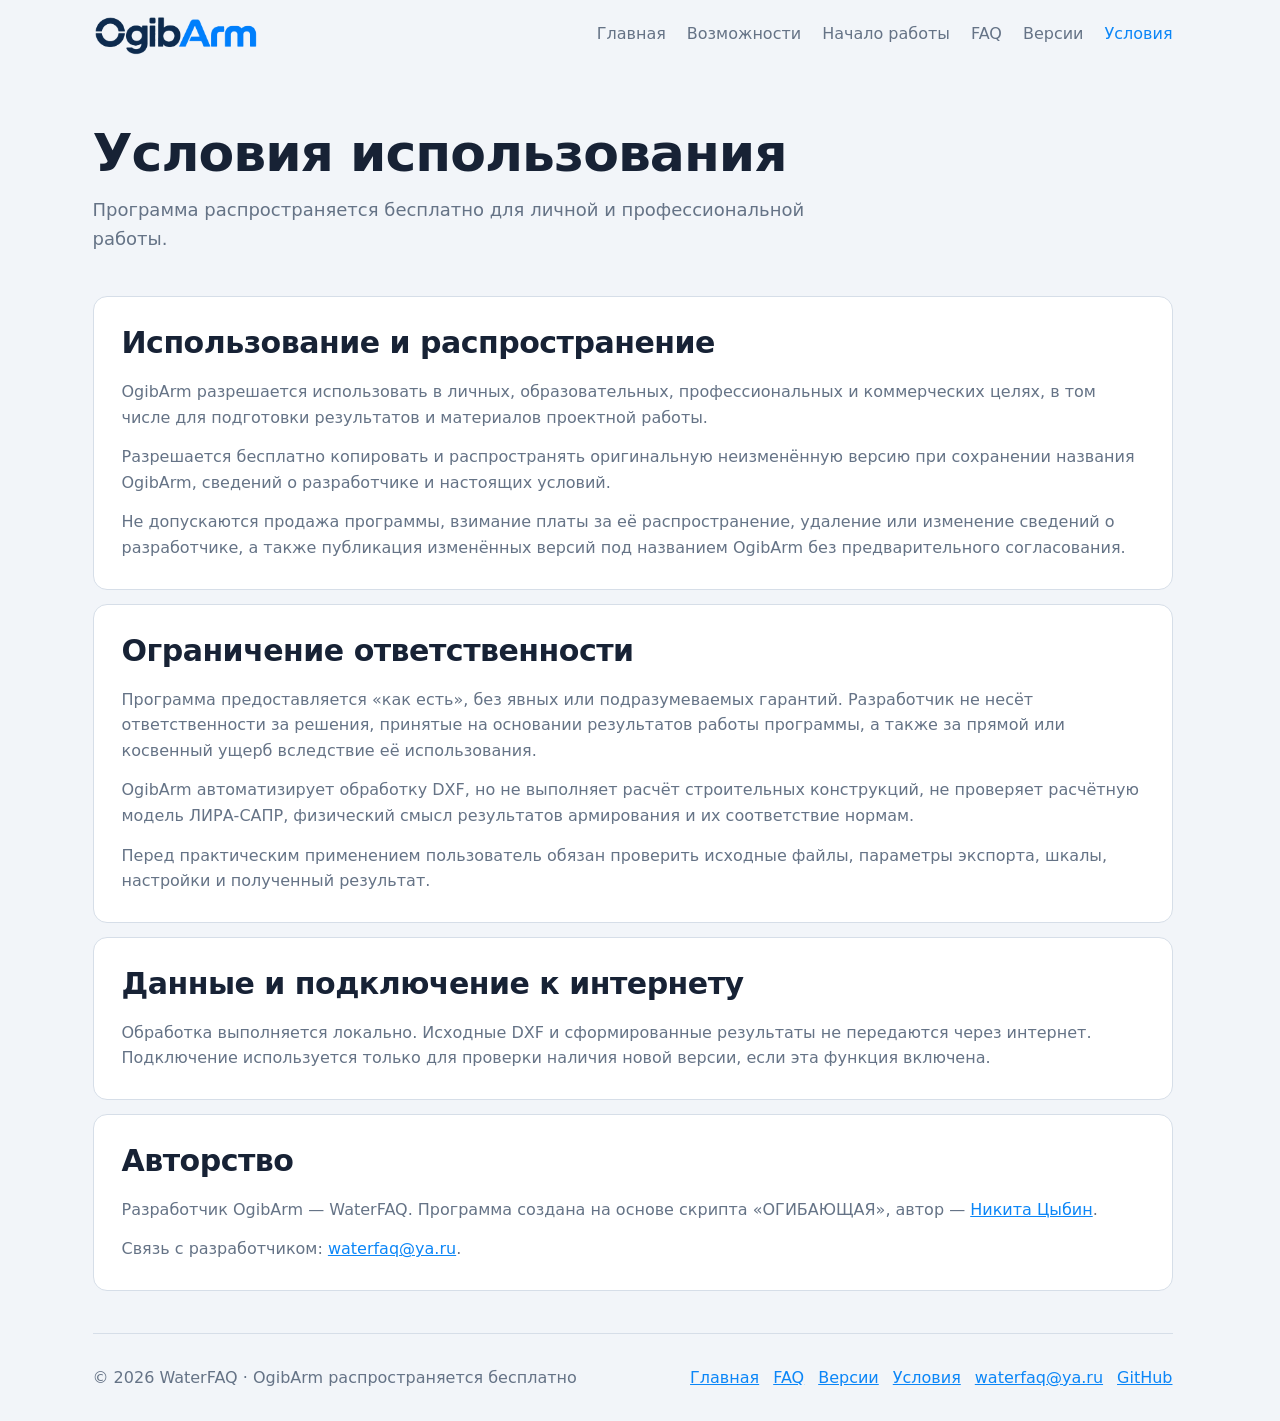
<file: terms.html>
<!doctype html>
<html lang="ru">
<head>
  <meta charset="utf-8">
  <meta name="viewport" content="width=device-width,initial-scale=1,viewport-fit=cover">
  <meta name="description" content="Условия использования OgibArm.">
  <meta name="theme-color" content="#f2f5f9" media="(prefers-color-scheme: light)">
  <meta name="theme-color" content="#181b20" media="(prefers-color-scheme: dark)">
  <link rel="icon" type="image/png" href="assets/images/icon.png">
  <link rel="stylesheet" href="assets/css/styles.css?v=5">
  <title>Условия использования — OgibArm</title>
</head>
<body>
  <header class="site-header"><div class="wrap top"><a class="logo" href="index.html" aria-label="OgibArm — главная"><picture><source media="(prefers-color-scheme: dark)" srcset="assets/images/logo-dark.png"><img src="assets/images/logo-light.png" alt="OgibArm" width="2048" height="507"></picture></a><button class="menu-toggle" type="button" aria-label="Открыть меню" aria-expanded="false" aria-controls="site-navigation"><svg class="icon-menu" viewBox="0 0 24 24"><path d="M4 7h16M4 12h16M4 17h16"/></svg><svg class="icon-close" viewBox="0 0 24 24"><path d="M6 6l12 12M18 6 6 18"/></svg></button><nav id="site-navigation" class="nav" aria-label="Основная навигация"><a href="index.html">Главная</a><a href="index.html#features">Возможности</a><a href="index.html#start">Начало работы</a><a href="faq.html">FAQ</a><a href="changelog.html">Версии</a><a href="terms.html" aria-current="page">Условия</a></nav></div></header>
  <main class="wrap content">
    <div class="page-head"><h1>Условия использования</h1><p>Программа распространяется бесплатно для личной и профессиональной работы.</p></div>
    <section class="card"><h2>Использование и распространение</h2><p>OgibArm разрешается использовать в личных, образовательных, профессиональных и коммерческих целях, в том числе для подготовки результатов и материалов проектной работы.</p><p>Разрешается бесплатно копировать и распространять оригинальную неизменённую версию при сохранении названия OgibArm, сведений о разработчике и настоящих условий.</p><p>Не допускаются продажа программы, взимание платы за её распространение, удаление или изменение сведений о разработчике, а также публикация изменённых версий под названием OgibArm без предварительного согласования.</p></section>
    <section class="card"><h2>Ограничение ответственности</h2><p>Программа предоставляется «как есть», без явных или подразумеваемых гарантий. Разработчик не несёт ответственности за решения, принятые на основании результатов работы программы, а также за прямой или косвенный ущерб вследствие её использования.</p><p>OgibArm автоматизирует обработку DXF, но не выполняет расчёт строительных конструкций, не проверяет расчётную модель ЛИРА-САПР, физический смысл результатов армирования и их соответствие нормам.</p><p>Перед практическим применением пользователь обязан проверить исходные файлы, параметры экспорта, шкалы, настройки и полученный результат.</p></section>
    <section class="card"><h2>Данные и подключение к интернету</h2><p>Обработка выполняется локально. Исходные DXF и сформированные результаты не передаются через интернет. Подключение используется только для проверки наличия новой версии, если эта функция включена.</p></section>
    <section class="card"><h2>Авторство</h2><p>Разработчик OgibArm — WaterFAQ. Программа создана на основе скрипта «ОГИБАЮЩАЯ», автор — <a href="https://rconcrete.ru/">Никита Цыбин</a>.</p><p>Связь с разработчиком: <a href="mailto:waterfaq@ya.ru">waterfaq@ya.ru</a>.</p></section>
  </main>
  <footer class="wrap"><span>© 2026 WaterFAQ · OgibArm распространяется бесплатно</span><nav><a href="index.html">Главная</a><a href="faq.html">FAQ</a><a href="changelog.html">Версии</a><a href="terms.html">Условия</a><a href="mailto:waterfaq@ya.ru">waterfaq@ya.ru</a><a href="https://github.com/Water-FAQ/OgibArm">GitHub</a></nav></footer>
  <button class="back-to-top" type="button" aria-label="Наверх" title="Наверх" aria-hidden="true"><svg viewBox="0 0 24 24"><path d="m5 11 7-7 7 7M12 4v16"/></svg></button>
  <script src="assets/js/site.js?v=3"></script>
</body>
</html>
</file>
<file: assets/css/styles.css>
:root {
  color-scheme: light;
  --bg: #f2f5f9;
  --panel: #ffffff;
  --field: #f8fafd;
  --text: #172235;
  --muted: #657386;
  --border: #d6dee8;
  --accent: #0b86f7;
  --accent-soft: #e9f4ff;
  --shadow: #14243a18;
  --shot-shadow: #14243a2b;
  --warning: #fff4e5;
  --warning-text: #9a4b00;
  --header-height: 68px;
}

* { box-sizing: border-box; }
html {
  min-height: 100%;
  background: var(--bg);
  scroll-behavior: smooth;
  scrollbar-gutter: stable;
  -webkit-text-size-adjust: 100%;
  text-size-adjust: 100%;
}
body {
  min-width: 280px;
  min-height: 100%;
  margin: 0;
  background: var(--bg);
  color: var(--text);
  font-family: "Segoe UI", system-ui, -apple-system, sans-serif;
  font-size: 16px;
  line-height: 1.6;
  overflow-x: hidden;
}
button, input, select { font: inherit; }
a { color: var(--accent); }
code {
  padding: 2px 5px;
  border-radius: 5px;
  background: var(--accent-soft);
  font-family: Consolas, "SFMono-Regular", monospace;
  overflow-wrap: anywhere;
}
.wrap { width: min(1080px, calc(100% - 36px)); margin-inline: auto; }

.site-header { position: relative; z-index: 40; background: var(--bg); }
.top {
  display: flex;
  align-items: center;
  justify-content: space-between;
  gap: 24px;
  height: var(--header-height);
  padding: 0;
}
.logo { display: flex; flex: 0 0 auto; align-items: center; text-decoration: none; }
.logo picture, .logo img { display: block; }
.logo img { width: auto; height: 25px; }
.nav { display: flex; flex: 1 1 auto; align-items: center; justify-content: flex-end; gap: 21px; }
.nav a { color: var(--muted); text-decoration: none; }
.nav a:hover, .nav a[aria-current="page"] { color: var(--accent); }
.menu-toggle {
  display: none;
  place-items: center;
  width: 42px;
  height: 42px;
  padding: 0;
  border: 1px solid var(--border);
  border-radius: 11px;
  background: var(--panel);
  color: var(--text);
  cursor: pointer;
}
.menu-toggle svg { width: 22px; height: 22px; }
.menu-toggle .icon-close { display: none; }
.menu-toggle[aria-expanded="true"] .icon-menu { display: none; }
.menu-toggle[aria-expanded="true"] .icon-close { display: block; }

.hero { padding: 70px 0 55px; }
.hero-content { width: 100%; }
.eyebrow { color: var(--accent); font-weight: 650; }
.hero h1 {
  margin: 10px 0 18px;
  font-size: clamp(38px, 4.65vw, 52px);
  line-height: 1.08;
  letter-spacing: -2px;
  white-space: nowrap;
}
.lead { max-width: 100%; margin-bottom: 0; color: var(--muted); font-size: 20px; letter-spacing: -.1px; }

.calc-demo { margin: 40px 0 0; }
.calc-demo-desktop {
  display: flex;
  align-items: center;
  gap: 8px;
  min-height: 64px;
  padding: 8px 10px 8px 15px;
  border: 1px solid var(--border);
  border-radius: 15px;
  background: var(--panel);
  box-shadow: 0 11px 25px var(--shot-shadow);
}
.demo-logo img { display: block; width: 142px; height: auto; }
.demo-field {
  display: flex;
  flex: 1 1 auto;
  align-items: center;
  min-width: 0;
  height: 44px;
  padding: 0 14px;
  border: 1px solid var(--border);
  border-radius: 10px;
  background: var(--field);
  font-family: Consolas, "SFMono-Regular", monospace;
  font-size: 16px;
  white-space: nowrap;
  overflow: hidden;
}
.demo-expression { color: var(--text); }
.demo-result { margin-left: .35em; color: var(--muted); opacity: .86; }
.demo-result.is-confirmed { color: var(--text); opacity: 1; }
.demo-caret {
  width: 1px;
  height: 19px;
  margin-left: 1px;
  background: var(--text);
  animation: caret-blink .85s steps(1) infinite;
}
@keyframes caret-blink { 50% { opacity: 0; } }
.demo-control {
  display: grid;
  flex: 0 0 auto;
  place-items: center;
  width: 40px;
  height: 42px;
  border-radius: 10px;
  color: var(--text);
  font-size: 14px;
}
.demo-control.copy svg { width: 20px; height: 20px; }
.demo-control.pin { background: var(--accent); color: #fff; }
.demo-control.pin svg { width: 23px; height: 23px; }
.demo-control.close { width: 42px; }
.demo-control.close svg { width: 22px; height: 22px; }
.calc-demo-mobile { display: none; }

.hero-actions {
  display: flex;
  flex-wrap: wrap;
  align-items: flex-start;
  gap: 12px;
  margin-top: 40px;
}
.download-group { display: grid; justify-items: center; width: 220px; }
.download-group .meta { width: 100%; margin: 5px 0 0; text-align: center; white-space: nowrap; }
.actions { display: flex; flex-wrap: wrap; gap: 12px; margin-top: 28px; }
.feedback-actions {
  display: grid;
  grid-template-columns: repeat(2, minmax(0, 1fr));
  gap: 12px;
  width: min(100%, 820px);
  margin-top: 24px;
}
.feedback-actions .button { width: 100%; }
.button {
  display: inline-flex;
  align-items: center;
  justify-content: center;
  min-height: 46px;
  padding: 11px 19px;
  border: 1px solid var(--accent);
  border-radius: 10px;
  background: var(--accent);
  color: #fff;
  font-weight: 650;
  text-align: center;
  text-decoration: none;
}
#download { width: 100%; }
.button:hover { filter: brightness(.96); }
.button.secondary { border-color: var(--border); background: transparent; color: var(--text); }
.button.secondary:hover { border-color: var(--accent); }

section { padding: 38px 0; scroll-margin-top: 24px; }
h1, h2, h3 { line-height: 1.2; }
h2 { margin: 0 0 20px; font-size: 30px; letter-spacing: -.5px; }
h3 { margin: 0 0 8px; font-size: 18px; }
p { margin: 0 0 14px; }
.grid { display: grid; grid-template-columns: repeat(3, 1fr); gap: 14px; }
.card {
  padding: 20px;
  border: 1px solid var(--border);
  border-radius: 14px;
  background: var(--panel);
}
.card p:last-child { margin-bottom: 0; }
.card p, .meta { color: var(--muted); }
.info { display: grid; grid-template-columns: 1fr 1fr; gap: 14px; }
.steps { counter-reset: step; }
.step { display: grid; grid-template-columns: 27px minmax(0, 1fr); align-items: start; gap: 13px; margin: 13px 0; }
.step::before {
  counter-increment: step;
  content: counter(step);
  display: grid;
  place-items: center;
  width: 27px;
  height: 27px;
  border-radius: 50%;
  background: var(--accent);
  color: #fff;
  font-weight: 650;
}
.page-head { padding: 54px 0 28px; }
.page-head h1 { margin: 0 0 12px; font-size: clamp(34px, 5vw, 52px); letter-spacing: -1px; }
.page-head p { max-width: 760px; color: var(--muted); font-size: 18px; }
.content { max-width: none; }
.content section { padding: 24px 0; }
.content ul, .content ol { padding-left: 24px; }
.content li + li { margin-top: 7px; }
.notice {
  margin: 18px 0;
  padding: 15px 17px;
  border: 1px solid var(--border);
  border-radius: 12px;
  background: var(--panel);
}
.warning { background: var(--warning); color: var(--warning-text); }
.faq-layout, .version-layout {
  display: grid;
  grid-template-columns: minmax(280px, 300px) minmax(0, 1fr);
  align-items: start;
  gap: 36px;
}
.faq-sidebar, .version-sidebar {
  position: sticky;
  top: calc(var(--header-height) + 24px);
  max-height: calc(100vh - var(--header-height) - 48px);
  overflow-y: auto;
  scrollbar-width: thin;
}
.faq-toc, .version-toc { display: grid; gap: 4px; padding: 0; }
.faq-toc a, .version-toc a {
  position: relative;
  padding: 10px 14px 10px 18px;
  border-radius: 9px;
  color: var(--muted);
  text-decoration: none;
}
.faq-toc a::before, .version-toc a::before {
  content: "";
  position: absolute;
  top: 8px;
  bottom: 8px;
  left: 0;
  width: 3px;
  border-radius: 3px;
  background: transparent;
}
.faq-toc a:hover, .version-toc a:hover { color: var(--accent); background: var(--accent-soft); }
.faq-toc a.is-active, .version-toc a.is-active { color: var(--accent); background: var(--accent-soft); font-weight: 650; }
.faq-toc a.is-active::before, .version-toc a.is-active::before { background: var(--accent); }
.faq-controls { display: grid; gap: 4px; margin-top: 10px; }
.faq-controls button {
  width: 100%;
  padding: 10px 14px 10px 18px;
  border: 0;
  border-radius: 9px;
  background: transparent;
  color: var(--muted);
  text-align: left;
  cursor: pointer;
}
.faq-controls button:hover { color: var(--accent); background: var(--accent-soft); }
.faq-controls button:focus-visible { outline: 2px solid var(--accent); outline-offset: 2px; }
.mobile-toc { display: none; }
.mobile-toc-toggle {
  display: grid;
  place-items: center;
  width: 46px;
  height: 46px;
  padding: 0;
  border: 1px solid var(--accent);
  border-radius: 12px;
  background: var(--accent);
  color: #fff;
  box-shadow: 0 8px 20px var(--shot-shadow);
  cursor: pointer;
}
.mobile-toc-toggle svg { width: 23px; height: 23px; }
.mobile-toc-toggle .icon-close { display: none; }
.mobile-toc-toggle[aria-expanded="true"] .icon-list { display: none; }
.mobile-toc-toggle[aria-expanded="true"] .icon-close { display: block; }
.mobile-toc-toggle:focus-visible { outline: 2px solid var(--accent); outline-offset: 3px; }
.mobile-toc-panel {
  position: absolute;
  bottom: calc(100% + 10px);
  left: 0;
  display: grid;
  width: min(310px, calc(100vw - 28px));
  max-height: min(430px, calc(100vh - 120px));
  gap: 3px;
  padding: 8px;
  border: 1px solid var(--border);
  border-radius: 14px;
  background: var(--panel);
  box-shadow: 0 14px 35px var(--shadow);
  overflow-y: auto;
  opacity: 0;
  visibility: hidden;
  transform: translateY(8px);
  pointer-events: none;
  transition: opacity .18s ease, transform .18s ease, visibility .18s ease;
}
.mobile-toc-panel.is-open { opacity: 1; visibility: visible; transform: translateY(0); pointer-events: auto; }
.mobile-toc-panel a {
  padding: 11px 13px;
  border-radius: 9px;
  color: var(--muted);
  font-weight: 600;
  text-decoration: none;
}
.mobile-toc-panel a:hover, .mobile-toc-panel a.is-active { color: var(--accent); background: var(--accent-soft); }
.mobile-toc-panel .faq-controls {
  gap: 3px;
  margin-top: 5px;
  padding-top: 6px;
  border-top: 1px solid var(--border);
}
.mobile-toc-panel .faq-controls button { padding: 11px 13px; }
.faq-groups { min-width: 0; }
.content .faq-group { padding: 0 0 42px; scroll-margin-top: 28px; }
.content .faq-group:last-child { padding-bottom: 0; }
.faq-group h2 { margin-bottom: 16px; }
.faq-list { display: grid; gap: 10px; }
.faq-list details { border: 1px solid var(--border); border-radius: 12px; background: var(--panel); overflow: hidden; }
.faq-list summary {
  display: grid;
  grid-template-columns: minmax(0, 1fr) 22px;
  align-items: center;
  gap: 14px;
  padding: 16px 18px;
  cursor: pointer;
  font-weight: 650;
  list-style: none;
}
.faq-list summary::-webkit-details-marker { display: none; }
.faq-list summary::after {
  content: "";
  width: 10px;
  height: 10px;
  margin: 0 auto 5px;
  border-right: 2px solid var(--muted);
  border-bottom: 2px solid var(--muted);
  transform: rotate(45deg);
  transition: transform .16s ease, margin .16s ease;
}
.faq-list details[open] summary::after { margin: 5px auto 0; transform: rotate(225deg); }
.faq-answer { padding: 0 18px 17px; color: var(--muted); }
.faq-answer p:last-child, .faq-answer ul:last-child { margin-bottom: 0; }
.release { margin: 0 0 16px; padding: 20px; border: 1px solid var(--border); border-radius: 14px; background: var(--panel); }
.release-list { min-width: 0; }
.release[data-scroll-section] { scroll-margin-top: 24px; }
.release-head { display: flex; justify-content: space-between; gap: 16px; align-items: baseline; }
.release time { color: var(--muted); }
.link-grid { display: grid; grid-template-columns: repeat(2, 1fr); gap: 14px; }
.link-grid h3 a { text-decoration: underline; text-underline-offset: 2px; }

footer {
  display: flex;
  align-items: center;
  justify-content: space-between;
  gap: 18px;
  flex-wrap: wrap;
  min-height: 88px;
  margin-top: 42px;
  padding: 25px 0;
  border-top: 1px solid var(--border);
  color: var(--muted);
}
footer nav { display: flex; flex-wrap: wrap; gap: 14px; }

.back-to-top {
  position: fixed;
  right: 22px;
  bottom: 22px;
  z-index: 30;
  display: grid;
  place-items: center;
  width: 46px;
  height: 46px;
  padding: 0;
  border: 1px solid var(--accent);
  border-radius: 12px;
  background: var(--accent);
  color: #fff;
  box-shadow: 0 8px 20px var(--shot-shadow);
  cursor: pointer;
  opacity: 0;
  visibility: hidden;
  transform: translateY(8px);
  pointer-events: none;
  transition: opacity .18s ease, transform .18s ease, visibility .18s ease, filter .18s ease;
}
.back-to-top svg { display: block; width: 25px; height: 25px; }
.back-to-top:hover { filter: brightness(.96); }
.back-to-top:focus-visible { outline: 2px solid var(--accent); outline-offset: 3px; }
.back-to-top.is-visible { opacity: 1; visibility: visible; transform: translateY(0); pointer-events: auto; }

.not-found { display: grid; place-items: center; min-height: calc(100vh - var(--header-height) - 130px); padding: 60px 0; text-align: center; }
.not-found-inner { max-width: 620px; }
.not-found-code { margin-bottom: 8px; color: var(--accent); font-size: clamp(70px, 14vw, 130px); font-weight: 750; line-height: 1; }
.not-found h1 { margin: 0 0 12px; font-size: clamp(30px, 5vw, 46px); }
.not-found p { margin-bottom: 26px; color: var(--muted); font-size: 18px; }

@media (max-width: 820px) {
  :root { --header-height: 62px; }
  .wrap { width: min(100% - 32px, 680px); }
  .top { height: var(--header-height); }
  .logo img { height: 23px; }
  .menu-toggle { display: grid; }
  .nav {
    position: absolute;
    top: calc(100% - 2px);
    right: 16px;
    left: auto;
    display: grid;
    width: max-content;
    max-width: calc(100vw - 32px);
    gap: 2px;
    padding: 8px;
    border: 1px solid var(--border);
    border-radius: 14px;
    background: var(--panel);
    box-shadow: 0 14px 35px var(--shadow);
    opacity: 0;
    visibility: hidden;
    transform: translateY(-6px);
    pointer-events: none;
    transition: opacity .16s ease, transform .16s ease, visibility .16s ease;
  }
  .nav.is-open { opacity: 1; visibility: visible; transform: translateY(0); pointer-events: auto; }
  .nav a { padding: 10px 12px; border-radius: 9px; white-space: nowrap; }
  .nav a:hover, .nav a[aria-current="page"] { background: var(--accent-soft); }
  .hero { padding: 42px 0 40px; }
  .hero h1 { white-space: normal; }
  .grid { grid-template-columns: repeat(2, 1fr); }
  .faq-layout, .version-layout { grid-template-columns: minmax(205px, 225px) minmax(0, 1fr); gap: 24px; }
}

@media (min-width: 1680px) {
  .faq-layout, .version-layout { grid-template-columns: minmax(0, 1fr); gap: 0; }
  .faq-sidebar, .version-sidebar {
    grid-area: 1 / 1;
    width: min(300px, calc((100vw - 1080px) / 2 - 36px));
    transform: translateX(calc(-100% - 36px));
  }
  .faq-groups, .release-list { grid-area: 1 / 1; }
}

@media (max-width: 560px) {
  .wrap { width: min(100% - 28px, 480px); }
  .top { gap: 12px; }
  .logo img { height: 22px; }
  .hero { padding: 30px 0 28px; }
  .eyebrow { font-size: 14px; }
  .hero h1 {
    margin: 9px 0 14px;
    font-size: clamp(30px, 9vw, 36px);
    line-height: 1.09;
    letter-spacing: -1.1px;
  }
  .lead { font-size: 16.5px; line-height: 1.55; }
  .calc-demo { margin-top: 28px; }
  .calc-demo-desktop { display: none; }
  .calc-demo-mobile {
    display: block;
    padding: 14px;
    border: 1px solid var(--border);
    border-radius: 14px;
    background: var(--panel);
    box-shadow: 0 9px 22px var(--shot-shadow);
  }
  .calc-demo-mobile .demo-field { width: 100%; height: 42px; padding: 0 12px; font-size: 14px; }
  .calc-demo-mobile p { margin: 12px 2px 0; color: var(--muted); font-size: 13.5px; line-height: 1.48; }
  .hero-actions { display: grid; grid-template-columns: 1fr 1fr; gap: 10px; margin-top: 30px; }
  .download-group { display: contents; }
  .download-group .meta { grid-column: 1 / -1; grid-row: 2; margin: -2px 0 0; text-align: center; white-space: normal; }
  .hero-actions .secondary { grid-column: 2; grid-row: 1; }
  .virustotal-button { display: none; }
  .button { min-height: 44px; padding: 9px 13px; font-size: 14px; }
  section { padding: 28px 0; }
  h2 { margin-bottom: 16px; font-size: 25px; letter-spacing: -.35px; }
  h3 { font-size: 17px; }
  p { margin-bottom: 12px; }
  .grid, .info, .link-grid { grid-template-columns: 1fr; gap: 11px; }
  .card { padding: 16px; border-radius: 13px; }
  .page-head { padding: 34px 0 22px; }
  .page-head h1 { margin-bottom: 10px; font-size: clamp(30px, 9vw, 38px); line-height: 1.1; letter-spacing: -.8px; }
  .page-head p { font-size: 16.5px; line-height: 1.52; }
  .content section { padding: 20px 0; }
  .content section h2 { font-size: 25px; }
  .content ul, .content ol { padding-left: 21px; }
  .content li + li { margin-top: 5px; }
  .faq-list { gap: 8px; }
  .faq-layout, .version-layout { display: block; }
  .faq-sidebar, .version-sidebar { display: none; }
  .mobile-toc {
    position: fixed;
    bottom: calc(14px + env(safe-area-inset-bottom));
    left: 14px;
    z-index: 35;
    display: block;
  }
  .content .faq-group { padding-bottom: 34px; }
  .faq-list summary { padding: 14px 15px; font-size: 16px; }
  .faq-answer { padding: 0 15px 15px; font-size: 15.5px; line-height: 1.55; }
  .faq-answer code { padding: 1px 4px; font-size: .94em; }
  .release { padding: 16px; }
  .release-head { display: block; }
  .release-head h2 { margin-bottom: 4px; font-size: 25px; }
  .release time { display: block; margin-bottom: 12px; }
  .notice { padding: 14px 15px; }
  .feedback-actions { display: grid; grid-template-columns: 1fr; gap: 9px; margin-top: 20px; }
  footer { display: block; min-height: 0; margin-top: 30px; padding: 22px 0 calc(22px + env(safe-area-inset-bottom)); font-size: 14px; }
  footer nav { display: grid; grid-template-columns: repeat(2, minmax(0, max-content)); gap: 8px 18px; margin-top: 14px; }
  .back-to-top { right: 14px; bottom: calc(14px + env(safe-area-inset-bottom)); width: 44px; height: 44px; border-radius: 12px; }
  .back-to-top svg { width: 24px; height: 24px; }
  .not-found { min-height: calc(100vh - var(--header-height) - 110px); padding: 42px 0; }
}

@media (max-width: 360px) {
  .hero-actions { grid-template-columns: 1fr; }
  .hero-actions .secondary, .download-group .meta { grid-column: 1; }
  .hero-actions .secondary { grid-row: 2; }
  .download-group .meta { grid-row: 3; }
}

@media (prefers-reduced-motion: reduce) {
  html { scroll-behavior: auto; }
  .back-to-top, .nav, .mobile-toc-panel, .faq-list summary::after { transition: none; }
  .demo-caret { animation: none; }
}

@media (prefers-color-scheme: dark) {
  :root {
    color-scheme: dark;
    --bg: #181b20;
    --panel: #20242b;
    --field: #252a32;
    --text: #f4f6f8;
    --muted: #aab2be;
    --border: #3b424d;
    --accent-soft: #123457;
    --shadow: #0006;
    --shot-shadow: #0008;
    --warning: #3a2b18;
    --warning-text: #ffd39a;
  }
}

/* OgibArm-specific content built on the CalcLine layout and visual system. */
.logo img { width: 166px; height: auto; }
.menu-toggle svg,
.mobile-toc-toggle svg,
.back-to-top svg {
  fill: none;
  stroke: currentColor;
  stroke-width: 2;
  stroke-linecap: round;
  stroke-linejoin: round;
}
.hero.wrap {
  display: grid;
  grid-template-columns: minmax(0, .92fr) minmax(420px, 1.08fr);
  align-items: center;
  gap: clamp(34px, 6vw, 72px);
  padding-block: 58px 54px;
}
.hero h1 { white-space: normal; }
@media (min-width: 561px) {
  .hero-actions {
    display: grid;
    grid-template-columns: minmax(170px, 1fr) max-content max-content;
    align-items: start;
    gap: 10px;
  }
  .hero-actions .download-group { width: auto; min-width: 0; }
  .hero-actions > .button { padding-inline: 14px; white-space: nowrap; }
}
.hero-visual img {
  width: 100%;
  max-height: 520px;
  object-fit: contain;
  border: 1px solid var(--border);
  border-radius: 14px;
  box-shadow: 0 11px 25px var(--shot-shadow);
}
.section-heading { max-width: 820px; margin-bottom: 20px; }
.section-heading h2 { margin-top: 0; }
.section-heading p { color: var(--muted); font-size: 18px; }
.section-heading.compact { margin-bottom: 0; }
.section-heading h2 { white-space: nowrap; }
.feature-grid { display: grid; grid-template-columns: repeat(3, 1fr); gap: 14px; }
.result-showcase { padding-top: 30px; }
.carousel { position: relative; }
.carousel-viewport {
  overflow: hidden;
  border: 1px solid var(--border);
  border-radius: 14px;
  background: #000;
  box-shadow: 0 11px 25px var(--shot-shadow);
}
.carousel-slide { display: none; margin: 0; }
.carousel-slide.is-active { display: block; }
.carousel-slide img { width: 100%; height: auto; aspect-ratio: 2048 / 989; object-fit: contain; background: #000; }
.carousel-slide figcaption { padding: 13px 18px; color: var(--muted); background: var(--panel); text-align: center; }
.carousel-slide figcaption strong { color: var(--accent); }
.carousel-arrow {
  position: absolute;
  top: calc(50% - 25px);
  display: grid;
  place-items: center;
  width: 46px;
  height: 46px;
  padding: 0;
  border: 1px solid #ffffff57;
  border-radius: 12px;
  color: #fff;
  background: #121923c7;
  cursor: pointer;
  transform: translateY(-50%);
}
.carousel-arrow:hover { border-color: var(--accent); background: var(--accent); }
.carousel-arrow.previous { left: 16px; }
.carousel-arrow.next { right: 16px; }
.carousel-arrow svg { width: 24px; height: 24px; fill: none; stroke: currentColor; stroke-width: 2.2; stroke-linecap: round; stroke-linejoin: round; }
.carousel-dots { display: flex; justify-content: center; gap: 8px; margin-top: 14px; }
.carousel-dots button { width: 10px; height: 10px; padding: 0; border: 0; border-radius: 50%; background: var(--border); cursor: pointer; }
.carousel-dots button.is-active { width: 28px; border-radius: 8px; background: var(--accent); }
.band { border-block: 1px solid var(--border); }
.direction-layout { display: grid; grid-template-columns: .88fr 1.12fr; align-items: center; gap: 48px; padding-block: 48px; }
.direction-grid { display: grid; grid-template-columns: repeat(2, 1fr); gap: 12px; }
.direction-grid div { display: flex; align-items: center; gap: 16px; padding: 18px; border: 1px solid var(--border); border-radius: 12px; background: var(--panel); }
.direction-grid strong { display: grid; place-items: center; width: 48px; height: 48px; border-radius: 10px; color: #fff; background: var(--accent); }
.direction-grid span { font-weight: 650; }
.start-grid { display: grid; grid-template-columns: 1.25fr .75fr; gap: 14px; }
.start-grid .steps { counter-reset: none; }
.start-grid .step { grid-template-columns: 34px minmax(0, 1fr); }
.start-grid .step::before { display: none; }
.start-grid .step strong { display: grid; place-items: center; width: 28px; height: 28px; border-radius: 50%; color: #fff; background: var(--accent); }
.requirements h3:not(:first-child) { margin-top: 26px; }
.privacy-card { display: grid; grid-template-columns: .85fr 1.15fr; align-items: center; gap: 38px; padding: 20px; border: 1px solid var(--border); border-radius: 14px; background: var(--panel); }
.privacy-card h2, .privacy-card p { margin: 0; }
.privacy-card p { color: var(--muted); }
.link-grid { grid-template-columns: repeat(3, 1fr); }
.link-card { display: grid; min-height: 148px; padding: 20px; border: 1px solid var(--border); border-radius: 14px; color: var(--text); background: var(--panel); text-decoration: none; }
.link-card:hover { border-color: var(--accent); text-decoration: none; }
.link-card > span { color: var(--accent); font-size: 13px; font-weight: 650; text-transform: uppercase; }
.link-card strong { margin-top: 10px; font-size: 18px; }
.link-card small { margin-top: 7px; color: var(--muted); font-size: 14px; }
.feedback { padding-top: 30px; }
.page-actions { display: flex; flex-wrap: wrap; gap: 12px; margin-top: 28px; }
.content > .card { margin-bottom: 14px; }
.content > section.card { padding: 28px; }
.content > section.card h2 { margin-bottom: 18px; }

@media (max-width: 980px) {
  .hero.wrap { grid-template-columns: 1fr; }
  .hero-visual { max-width: 680px; }
}

@media (max-width: 820px) {
  .logo img { width: 150px; }
  .hero.wrap { grid-template-columns: 1fr; padding-block: 42px 40px; }
  .hero-visual { max-width: 680px; }
  .feature-grid { grid-template-columns: repeat(2, 1fr); }
  .direction-layout { grid-template-columns: 1fr; gap: 28px; }
}

@media (max-width: 560px) {
  .logo img { width: 138px; }
  .hero.wrap { gap: 34px; padding-block: 30px 28px; }
  .section-heading h2 { white-space: normal; }
  .section-heading p { font-size: 16.5px; }
  .feature-grid, .direction-grid, .start-grid, .link-grid, .privacy-card { grid-template-columns: 1fr; }
  .direction-layout { padding-block: 34px; }
  .privacy-card { gap: 16px; padding: 16px; }
  .carousel-arrow { width: 40px; height: 40px; }
  .carousel-arrow.previous { left: 9px; }
  .carousel-arrow.next { right: 9px; }
  .page-actions { display: grid; }
  .content > section.card { padding: 20px; }
  .content > section.card h2 { margin-bottom: 16px; }
}
</file>
